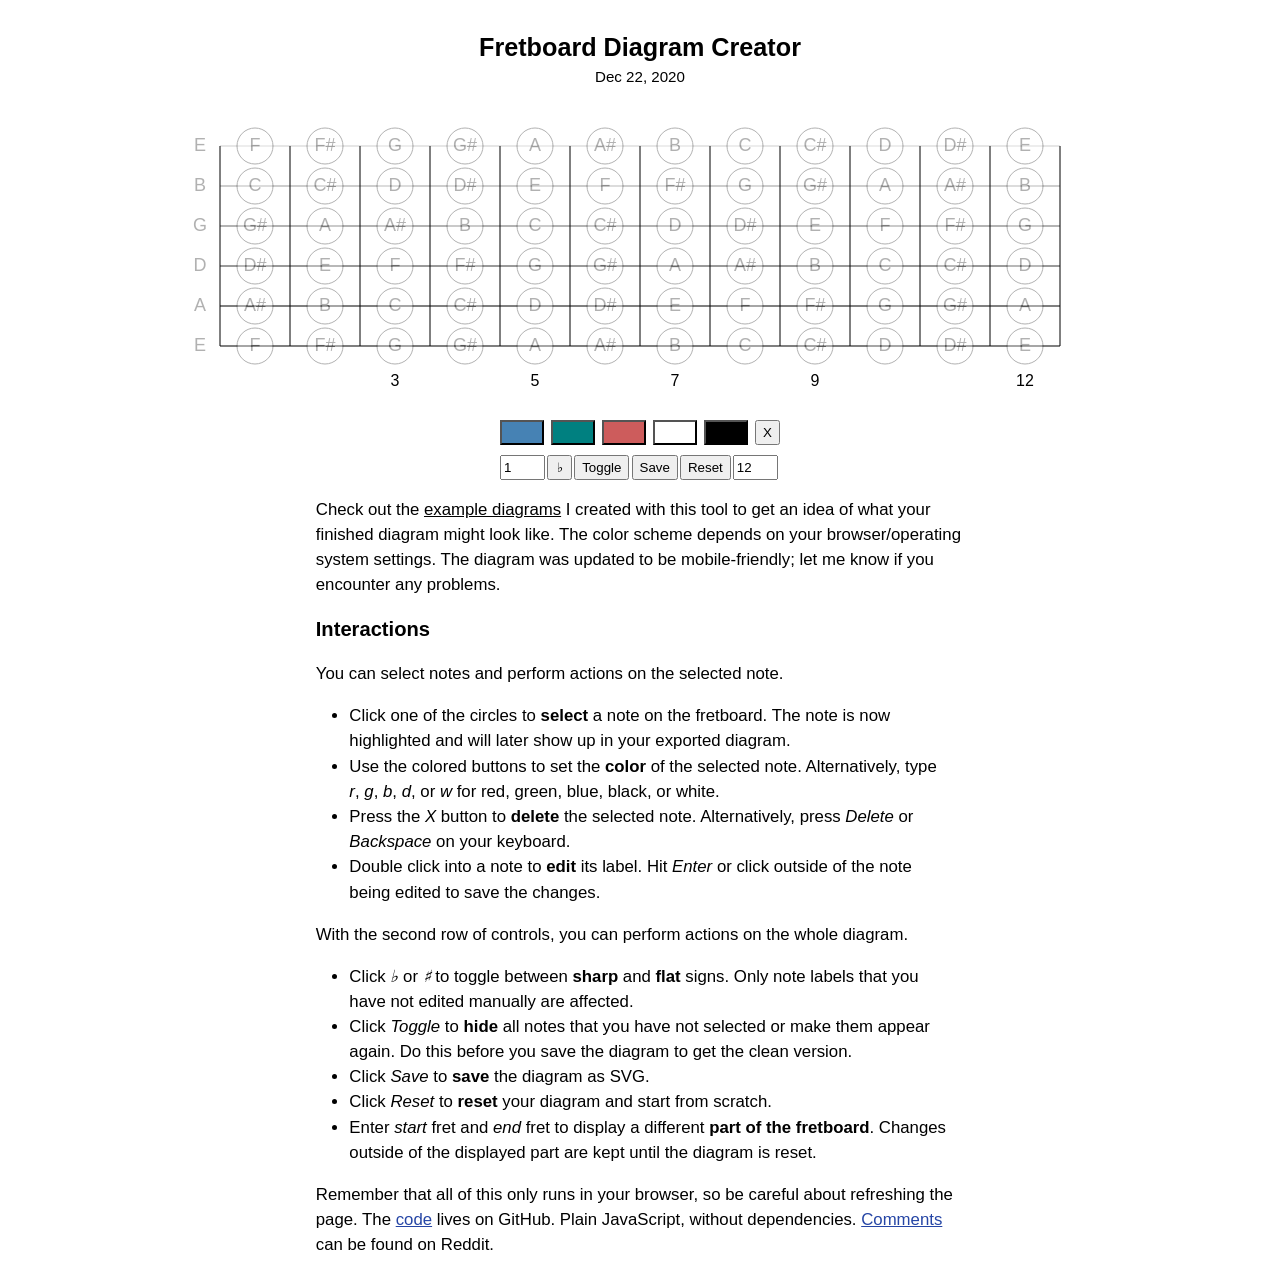
<file: index.html>
<!DOCTYPE html>
<html lang="en">
<meta charset="utf-8">
<meta name="viewport" content="width=device-width, initial-scale=1">
<link rel="stylesheet" href="style.css">
<link rel="stylesheet" href="fretboard-diagram-creator/fretboard.css">
<title>Fretboard Diagram Creator</title>

<header style="text-align: center;">
<h1>Fretboard Diagram Creator</h1>
<time datetime="2020-12-22">Dec 22, 2020</time>
</header>

<figure id="fretboard-diagram-creator" class="half-full">
  <svg xmlns="http://www.w3.org/2000/svg" id="fretboard" width=900 height=280 style="background-color: var(--background-color);">

  </svg>
</figure>
<div class="menu">
  <div id="color-selector">
    <button title="blue" class="color blue"></button>
    <button title="green" class="color green"></button>
    <button title="red" class="color red"></button>
    <button title="white" class="color white"></button>
    <button title="black" class="color black"></button>
    <button title="delete" id="delete-note">X</button>
  </div>
  <div id="global-actions">
    <input id="start-fret" type="number" class="num-input" value="1" name="startFret" min=1 max=22 maxlength="2" style="width: 5ch" autocomplete=off>
    <button id="enharmonic" style="width: 25px; text-align: center;">♭</button>
    <button id="visibility" class="button">Toggle</button>
    <button id="save-svg" class="button">Save</button>
    <button id="reset" class="button">Reset</button>
    <input id="end-fret" type="number" class="num-input" value="12" name="startFret" min=1 max=22 maxlength="2" style="width: 5ch" autocomplete=off>
    <a id="svg-link" download="fretboard-diagram.svg"></a>
  </div>
</div>

<p>
Check out the <a href="modes.html">example diagrams</a> I created with this tool to get an idea of what your finished diagram might look like. The color scheme depends on your browser/<wbr>operating system settings. The diagram was updated to be mobile-friendly; let me know if you encounter any problems.

<h2>Interactions</h2>

<p>
You can select notes and perform actions on the selected note.

<ul>
<li>Click one of the circles to <b>select</b> a note on the fretboard. The note is now highlighted and will later show up in your exported diagram.
<li>Use the colored buttons to set the <b>color</b> of the selected note. Alternatively, type <i>r</i>, <i>g</i>, <i>b</i>, <i>d</i>, or <i>w</i> for red, green, blue, black, or white.
<li>Press the <i>X</i> button to <b>delete</b> the selected note. Alternatively, press <i>Delete</i> or <i>Backspace</i> on your keyboard.
<li>Double click into a note to <b>edit</b> its label. Hit <i>Enter</i> or click outside of the note being edited to save the changes.
</ul>

<p>
With the second row of controls, you can perform actions on the whole diagram.

<ul>
<li>Click <i>♭</i> or <i>♯</i> to toggle between <b>sharp</b> and <b>flat</b> signs. Only note labels that you have not edited manually are affected.
<li>Click <i>Toggle</i> to <b>hide</b> all notes that you have not selected or make them appear again. Do this before you save the diagram to get the clean version.
<li>Click <i>Save</i> to <b>save</b> the diagram as SVG.
<li>Click <i>Reset</i> to <b>reset</b> your diagram and start from scratch.
<li>Enter <i>start</i> fret and <i>end</i> fret to display a different <b>part of the fretboard</b>. Changes outside of the displayed part are kept until the diagram is reset.
</ul>

<p>
Remember that all of this only runs in your browser, so be careful about refreshing the page. The <a href="https://github.com/kldtz/fretboard-diagram-creator">code</a> lives on GitHub. Plain JavaScript, without dependencies. <a href="https://www.reddit.com/r/musictheory/comments/kows26/a_simple_online_tool_for_creating_guitar/">Comments</a> can be found on Reddit.


<script src="fretboard-diagram-creator/fretboard.js"></script>
</file>
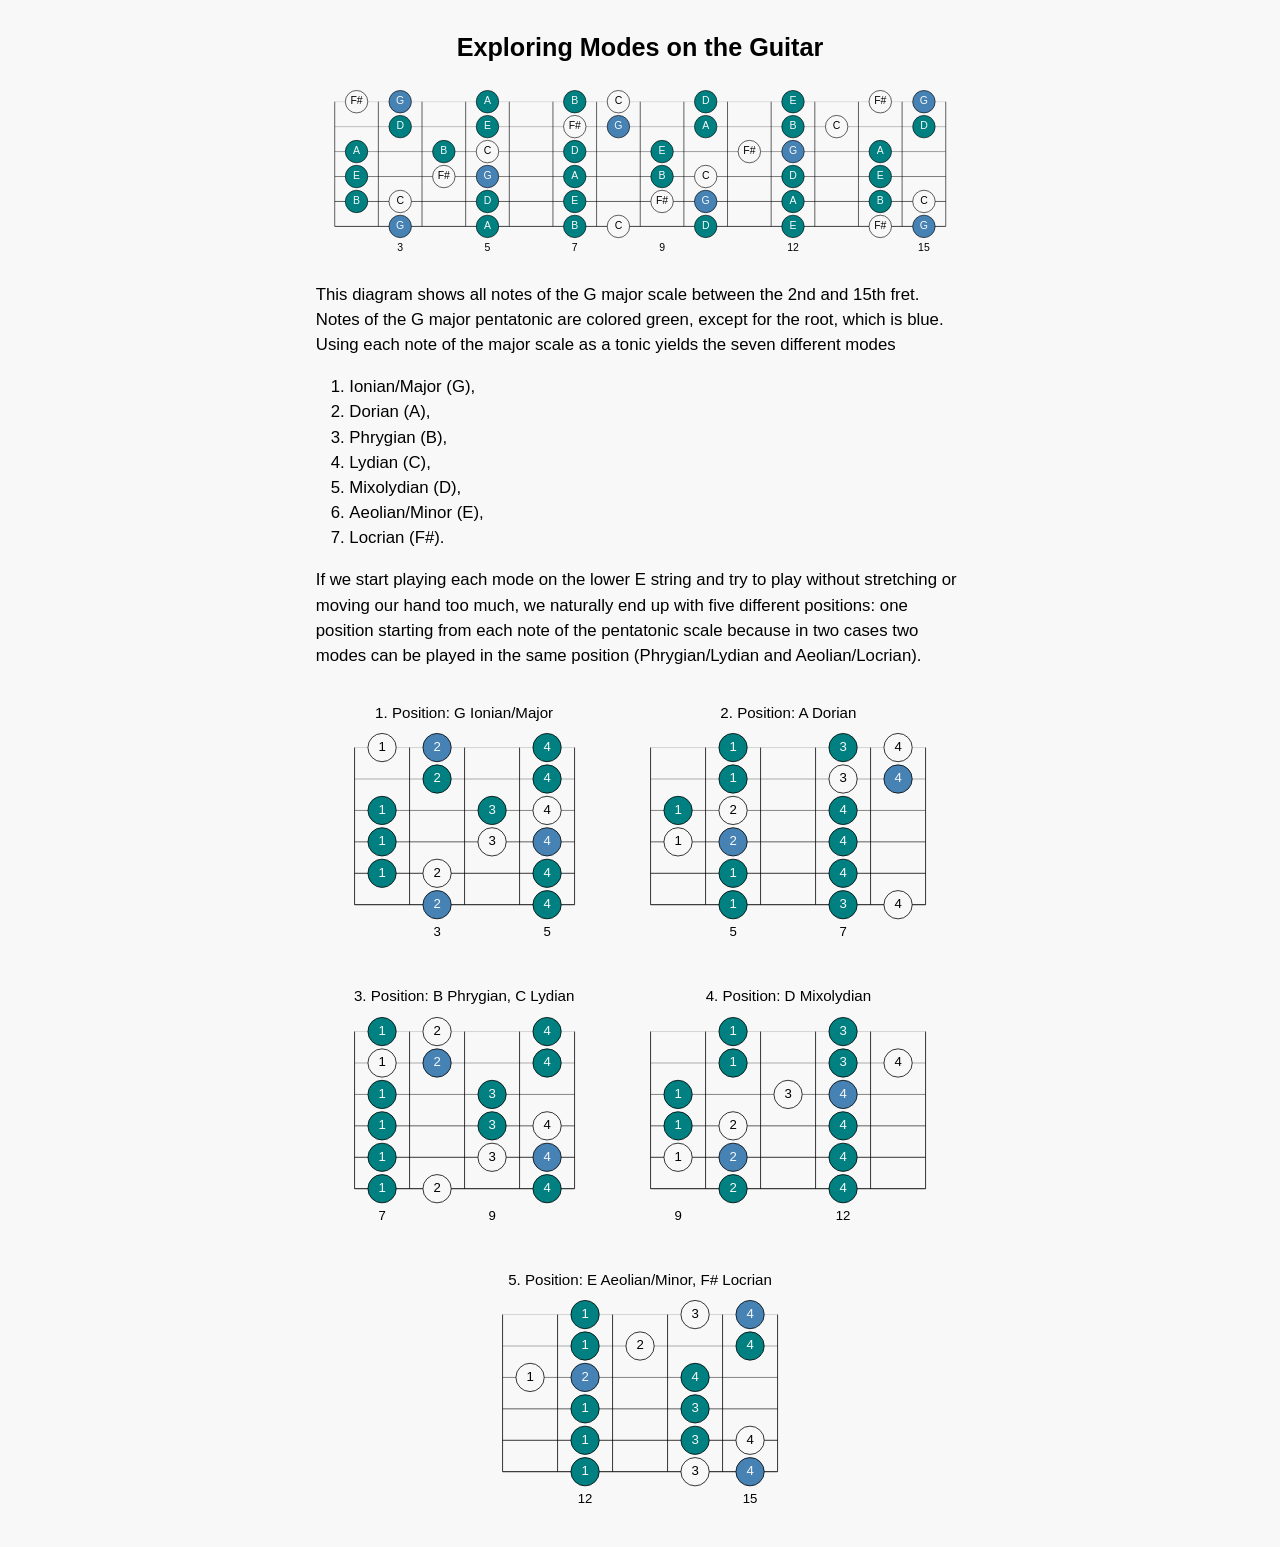
<file: modes.html>
<!DOCTYPE html>
<html lang="en">
<meta charset="utf-8">
<meta name="viewport" content="width=device-width, initial-scale=1">
<link rel="stylesheet" href="style.css">
<style>
.mode {
    height: 220px;
}

#modes {
    display: flex;
    flex-wrap: wrap;
    justify-content: space-evenly;
}
</style>
<title>Exploring Modes on the Guitar</title>

<h1 style="text-align: center;">Exploring Modes on the Guitar</h1>

<figure>
<svg xmlns="http://www.w3.org/2000/svg" viewbox="0 0 1040 280" style="max-width: 100%;"><path class="frets" d="M 30 30 v 200 m 70 0 v -200 m 70 0 v 200 m 70 0 v -200 m 70 0 v 200 m 70 0 v -200 m 70 0 v 200 m 70 0 v -200 m 70 0 v 200 m 70 0 v -200 m 70 0 v 200 m 70 0 v -200 m 70 0 v 200 m 70 0 v -200 m 70 0 v 200 m 70 0" style="opacity: 1; fill: none; stroke: var(--text-color); stroke-width: 1px; text-anchor: start; dominant-baseline: auto;"></path><g class="markers" style="opacity: 1; fill: var(--text-color); stroke: none; stroke-width: 1px; text-anchor: start; dominant-baseline: auto;"><text class="marker" x="135" y="270" style="opacity: 1; fill: var(--text-color); stroke: none; stroke-width: 1px; text-anchor: middle; dominant-baseline: auto;">3</text><text class="marker" x="275" y="270" style="opacity: 1; fill: var(--text-color); stroke: none; stroke-width: 1px; text-anchor: middle; dominant-baseline: auto;">5</text><text class="marker" x="415" y="270" style="opacity: 1; fill: var(--text-color); stroke: none; stroke-width: 1px; text-anchor: middle; dominant-baseline: auto;">7</text><text class="marker" x="555" y="270" style="opacity: 1; fill: var(--text-color); stroke: none; stroke-width: 1px; text-anchor: middle; dominant-baseline: auto;">9</text><text class="marker" x="765" y="270" style="opacity: 1; fill: var(--text-color); stroke: none; stroke-width: 1px; text-anchor: middle; dominant-baseline: auto;">12</text><text class="marker" x="975" y="270" style="opacity: 1; fill: var(--text-color); stroke: none; stroke-width: 1px; text-anchor: middle; dominant-baseline: auto;">15</text></g><g class="strings" style="opacity: 1; fill: var(--text-color); stroke: none; stroke-width: 1px; text-anchor: start; dominant-baseline: auto;"><path class="string" d="M 30 30 h 980" style="opacity: 1; fill: none; stroke: var(--text-color); stroke-width: 0.2px; text-anchor: start; dominant-baseline: auto;"></path><path class="string" d="M 30 70 h 980" style="opacity: 1; fill: none; stroke: var(--text-color); stroke-width: 0.4px; text-anchor: start; dominant-baseline: auto;"></path><path class="string" d="M 30 110 h 980" style="opacity: 1; fill: none; stroke: var(--text-color); stroke-width: 0.6px; text-anchor: start; dominant-baseline: auto;"></path><path class="string" d="M 30 150 h 980" style="opacity: 1; fill: none; stroke: var(--text-color); stroke-width: 0.8px; text-anchor: start; dominant-baseline: auto;"></path><path class="string" d="M 30 190 h 980" style="opacity: 1; fill: none; stroke: var(--text-color); stroke-width: 1px; text-anchor: start; dominant-baseline: auto;"></path><path class="string" d="M 30 230 h 980" style="opacity: 1; fill: none; stroke: var(--text-color); stroke-width: 1.2px; text-anchor: start; dominant-baseline: auto;"></path></g><g class="notes" style="opacity: 1; fill: var(--text-color); stroke: none; stroke-width: 1px; text-anchor: start; dominant-baseline: auto;"><g transform="translate(65,30)" data-x="65" data-y="30" class="note white visible" style="opacity: 1; fill: var(--background-color); stroke: var(--text-color); stroke-width: 1px; text-anchor: start; dominant-baseline: auto;"><circle r="18" style="opacity: 1; fill: var(--background-color); stroke: var(--text-color); stroke-width: 1px; text-anchor: start; dominant-baseline: auto;"></circle><text data-note="F#" style="opacity: 1; fill: var(--text-color); stroke: var(--text-color); stroke-width: 0px; text-anchor: middle; dominant-baseline: middle;">F#</text></g><g transform="translate(65,110)" data-x="65" data-y="110" class="note green visible" style="opacity: 1; fill: rgb(0, 128, 128); stroke: var(--text-color); stroke-width: 1px; text-anchor: start; dominant-baseline: auto;"><circle r="18" style="opacity: 1; fill: rgb(0, 128, 128); stroke: var(--text-color); stroke-width: 1px; text-anchor: start; dominant-baseline: auto;"></circle><text data-note="A" style="opacity: 1; fill: var(--background-color); stroke: var(--background-color); stroke-width: 0px; text-anchor: middle; dominant-baseline: middle;">A</text></g><g transform="translate(65,150)" data-x="65" data-y="150" class="note green visible" style="opacity: 1; fill: rgb(0, 128, 128); stroke: var(--text-color); stroke-width: 1px; text-anchor: start; dominant-baseline: auto;"><circle r="18" style="opacity: 1; fill: rgb(0, 128, 128); stroke: var(--text-color); stroke-width: 1px; text-anchor: start; dominant-baseline: auto;"></circle><text data-note="E" style="opacity: 1; fill: var(--background-color); stroke: var(--background-color); stroke-width: 0px; text-anchor: middle; dominant-baseline: middle;">E</text></g><g transform="translate(65,190)" data-x="65" data-y="190" class="note green visible" style="opacity: 1; fill: rgb(0, 128, 128); stroke: var(--text-color); stroke-width: 1px; text-anchor: start; dominant-baseline: auto;"><circle r="18" style="opacity: 1; fill: rgb(0, 128, 128); stroke: var(--text-color); stroke-width: 1px; text-anchor: start; dominant-baseline: auto;"></circle><text data-note="B" style="opacity: 1; fill: var(--background-color); stroke: var(--background-color); stroke-width: 0px; text-anchor: middle; dominant-baseline: middle;">B</text></g><g transform="translate(135,30)" data-x="135" data-y="30" class="note blue visible" style="opacity: 1; fill: rgb(70, 130, 180); stroke: var(--text-color); stroke-width: 1px; text-anchor: start; dominant-baseline: auto;"><circle r="18" style="opacity: 1; fill: rgb(70, 130, 180); stroke: var(--text-color); stroke-width: 1px; text-anchor: start; dominant-baseline: auto;"></circle><text data-note="G" style="opacity: 1; fill: var(--background-color); stroke: var(--background-color); stroke-width: 0px; text-anchor: middle; dominant-baseline: middle;">G</text></g><g transform="translate(135,70)" data-x="135" data-y="70" class="note green visible" style="opacity: 1; fill: rgb(0, 128, 128); stroke: var(--text-color); stroke-width: 1px; text-anchor: start; dominant-baseline: auto;"><circle r="18" style="opacity: 1; fill: rgb(0, 128, 128); stroke: var(--text-color); stroke-width: 1px; text-anchor: start; dominant-baseline: auto;"></circle><text data-note="D" style="opacity: 1; fill: var(--background-color); stroke: var(--background-color); stroke-width: 0px; text-anchor: middle; dominant-baseline: middle;">D</text></g><g transform="translate(135,190)" data-x="135" data-y="190" class="note white visible" style="opacity: 1; fill: var(--background-color); stroke: var(--text-color); stroke-width: 1px; text-anchor: start; dominant-baseline: auto;"><circle r="18" style="opacity: 1; fill: var(--background-color); stroke: var(--text-color); stroke-width: 1px; text-anchor: start; dominant-baseline: auto;"></circle><text data-note="C" style="opacity: 1; fill: var(--text-color); stroke: var(--text-color); stroke-width: 0px; text-anchor: middle; dominant-baseline: middle;">C</text></g><g transform="translate(135,230)" data-x="135" data-y="230" class="note blue visible" style="opacity: 1; fill: rgb(70, 130, 180); stroke: var(--text-color); stroke-width: 1px; text-anchor: start; dominant-baseline: auto;"><circle r="18" style="opacity: 1; fill: rgb(70, 130, 180); stroke: var(--text-color); stroke-width: 1px; text-anchor: start; dominant-baseline: auto;"></circle><text data-note="G" style="opacity: 1; fill: var(--background-color); stroke: var(--background-color); stroke-width: 0px; text-anchor: middle; dominant-baseline: middle;">G</text></g><g transform="translate(205,110)" data-x="205" data-y="110" class="note green visible" style="opacity: 1; fill: rgb(0, 128, 128); stroke: var(--text-color); stroke-width: 1px; text-anchor: start; dominant-baseline: auto;"><circle r="18" style="opacity: 1; fill: rgb(0, 128, 128); stroke: var(--text-color); stroke-width: 1px; text-anchor: start; dominant-baseline: auto;"></circle><text data-note="B" style="opacity: 1; fill: var(--background-color); stroke: var(--background-color); stroke-width: 0px; text-anchor: middle; dominant-baseline: middle;">B</text></g><g transform="translate(205,150)" data-x="205" data-y="150" class="note white visible" style="opacity: 1; fill: var(--background-color); stroke: var(--text-color); stroke-width: 1px; text-anchor: start; dominant-baseline: auto;"><circle r="18" style="opacity: 1; fill: var(--background-color); stroke: var(--text-color); stroke-width: 1px; text-anchor: start; dominant-baseline: auto;"></circle><text data-note="F#" style="opacity: 1; fill: var(--text-color); stroke: var(--text-color); stroke-width: 0px; text-anchor: middle; dominant-baseline: middle;">F#</text></g><g transform="translate(275,30)" data-x="275" data-y="30" class="note green visible" style="opacity: 1; fill: rgb(0, 128, 128); stroke: var(--text-color); stroke-width: 1px; text-anchor: start; dominant-baseline: auto;"><circle r="18" style="opacity: 1; fill: rgb(0, 128, 128); stroke: var(--text-color); stroke-width: 1px; text-anchor: start; dominant-baseline: auto;"></circle><text data-note="A" style="opacity: 1; fill: var(--background-color); stroke: var(--background-color); stroke-width: 0px; text-anchor: middle; dominant-baseline: middle;">A</text></g><g transform="translate(275,70)" data-x="275" data-y="70" class="note green visible" style="opacity: 1; fill: rgb(0, 128, 128); stroke: var(--text-color); stroke-width: 1px; text-anchor: start; dominant-baseline: auto;"><circle r="18" style="opacity: 1; fill: rgb(0, 128, 128); stroke: var(--text-color); stroke-width: 1px; text-anchor: start; dominant-baseline: auto;"></circle><text data-note="E" style="opacity: 1; fill: var(--background-color); stroke: var(--background-color); stroke-width: 0px; text-anchor: middle; dominant-baseline: middle;">E</text></g><g transform="translate(275,110)" data-x="275" data-y="110" class="note white visible" style="opacity: 1; fill: var(--background-color); stroke: var(--text-color); stroke-width: 1px; text-anchor: start; dominant-baseline: auto;"><circle r="18" style="opacity: 1; fill: var(--background-color); stroke: var(--text-color); stroke-width: 1px; text-anchor: start; dominant-baseline: auto;"></circle><text data-note="C" style="opacity: 1; fill: var(--text-color); stroke: var(--text-color); stroke-width: 0px; text-anchor: middle; dominant-baseline: middle;">C</text></g><g transform="translate(275,150)" data-x="275" data-y="150" class="note blue visible" style="opacity: 1; fill: rgb(70, 130, 180); stroke: var(--text-color); stroke-width: 1px; text-anchor: start; dominant-baseline: auto;"><circle r="18" style="opacity: 1; fill: rgb(70, 130, 180); stroke: var(--text-color); stroke-width: 1px; text-anchor: start; dominant-baseline: auto;"></circle><text data-note="G" style="opacity: 1; fill: var(--background-color); stroke: var(--background-color); stroke-width: 0px; text-anchor: middle; dominant-baseline: middle;">G</text></g><g transform="translate(275,190)" data-x="275" data-y="190" class="note green visible" style="opacity: 1; fill: rgb(0, 128, 128); stroke: var(--text-color); stroke-width: 1px; text-anchor: start; dominant-baseline: auto;"><circle r="18" style="opacity: 1; fill: rgb(0, 128, 128); stroke: var(--text-color); stroke-width: 1px; text-anchor: start; dominant-baseline: auto;"></circle><text data-note="D" style="opacity: 1; fill: var(--background-color); stroke: var(--background-color); stroke-width: 0px; text-anchor: middle; dominant-baseline: middle;">D</text></g><g transform="translate(275,230)" data-x="275" data-y="230" class="note green visible" style="opacity: 1; fill: rgb(0, 128, 128); stroke: var(--text-color); stroke-width: 1px; text-anchor: start; dominant-baseline: auto;"><circle r="18" style="opacity: 1; fill: rgb(0, 128, 128); stroke: var(--text-color); stroke-width: 1px; text-anchor: start; dominant-baseline: auto;"></circle><text data-note="A" style="opacity: 1; fill: var(--background-color); stroke: var(--background-color); stroke-width: 0px; text-anchor: middle; dominant-baseline: middle;">A</text></g><g transform="translate(415,30)" data-x="415" data-y="30" class="note green visible" style="opacity: 1; fill: rgb(0, 128, 128); stroke: var(--text-color); stroke-width: 1px; text-anchor: start; dominant-baseline: auto;"><circle r="18" style="opacity: 1; fill: rgb(0, 128, 128); stroke: var(--text-color); stroke-width: 1px; text-anchor: start; dominant-baseline: auto;"></circle><text data-note="B" style="opacity: 1; fill: var(--background-color); stroke: var(--background-color); stroke-width: 0px; text-anchor: middle; dominant-baseline: middle;">B</text></g><g transform="translate(415,70)" data-x="415" data-y="70" class="note white visible" style="opacity: 1; fill: var(--background-color); stroke: var(--text-color); stroke-width: 1px; text-anchor: start; dominant-baseline: auto;"><circle r="18" style="opacity: 1; fill: var(--background-color); stroke: var(--text-color); stroke-width: 1px; text-anchor: start; dominant-baseline: auto;"></circle><text data-note="F#" style="opacity: 1; fill: var(--text-color); stroke: var(--text-color); stroke-width: 0px; text-anchor: middle; dominant-baseline: middle;">F#</text></g><g transform="translate(415,110)" data-x="415" data-y="110" class="note green visible" style="opacity: 1; fill: rgb(0, 128, 128); stroke: var(--text-color); stroke-width: 1px; text-anchor: start; dominant-baseline: auto;"><circle r="18" style="opacity: 1; fill: rgb(0, 128, 128); stroke: var(--text-color); stroke-width: 1px; text-anchor: start; dominant-baseline: auto;"></circle><text data-note="D" style="opacity: 1; fill: var(--background-color); stroke: var(--background-color); stroke-width: 0px; text-anchor: middle; dominant-baseline: middle;">D</text></g><g transform="translate(415,150)" data-x="415" data-y="150" class="note green visible" style="opacity: 1; fill: rgb(0, 128, 128); stroke: var(--text-color); stroke-width: 1px; text-anchor: start; dominant-baseline: auto;"><circle r="18" style="opacity: 1; fill: rgb(0, 128, 128); stroke: var(--text-color); stroke-width: 1px; text-anchor: start; dominant-baseline: auto;"></circle><text data-note="A" style="opacity: 1; fill: var(--background-color); stroke: var(--background-color); stroke-width: 0px; text-anchor: middle; dominant-baseline: middle;">A</text></g><g transform="translate(415,190)" data-x="415" data-y="190" class="note green visible" style="opacity: 1; fill: rgb(0, 128, 128); stroke: var(--text-color); stroke-width: 1px; text-anchor: start; dominant-baseline: auto;"><circle r="18" style="opacity: 1; fill: rgb(0, 128, 128); stroke: var(--text-color); stroke-width: 1px; text-anchor: start; dominant-baseline: auto;"></circle><text data-note="E" style="opacity: 1; fill: var(--background-color); stroke: var(--background-color); stroke-width: 0px; text-anchor: middle; dominant-baseline: middle;">E</text></g><g transform="translate(415,230)" data-x="415" data-y="230" class="note green visible" style="opacity: 1; fill: rgb(0, 128, 128); stroke: var(--text-color); stroke-width: 1px; text-anchor: start; dominant-baseline: auto;"><circle r="18" style="opacity: 1; fill: rgb(0, 128, 128); stroke: var(--text-color); stroke-width: 1px; text-anchor: start; dominant-baseline: auto;"></circle><text data-note="B" style="opacity: 1; fill: var(--background-color); stroke: var(--background-color); stroke-width: 0px; text-anchor: middle; dominant-baseline: middle;">B</text></g><g transform="translate(485,30)" data-x="485" data-y="30" class="note white visible" style="opacity: 1; fill: var(--background-color); stroke: var(--text-color); stroke-width: 1px; text-anchor: start; dominant-baseline: auto;"><circle r="18" style="opacity: 1; fill: var(--background-color); stroke: var(--text-color); stroke-width: 1px; text-anchor: start; dominant-baseline: auto;"></circle><text data-note="C" style="opacity: 1; fill: var(--text-color); stroke: var(--text-color); stroke-width: 0px; text-anchor: middle; dominant-baseline: middle;">C</text></g><g transform="translate(485,70)" data-x="485" data-y="70" class="note blue visible" style="opacity: 1; fill: rgb(70, 130, 180); stroke: var(--text-color); stroke-width: 1px; text-anchor: start; dominant-baseline: auto;"><circle r="18" style="opacity: 1; fill: rgb(70, 130, 180); stroke: var(--text-color); stroke-width: 1px; text-anchor: start; dominant-baseline: auto;"></circle><text data-note="G" style="opacity: 1; fill: var(--background-color); stroke: var(--background-color); stroke-width: 0px; text-anchor: middle; dominant-baseline: middle;">G</text></g><g transform="translate(485,230)" data-x="485" data-y="230" class="note white visible" style="opacity: 1; fill: var(--background-color); stroke: var(--text-color); stroke-width: 1px; text-anchor: start; dominant-baseline: auto;"><circle r="18" style="opacity: 1; fill: var(--background-color); stroke: var(--text-color); stroke-width: 1px; text-anchor: start; dominant-baseline: auto;"></circle><text data-note="C" style="opacity: 1; fill: var(--text-color); stroke: var(--text-color); stroke-width: 0px; text-anchor: middle; dominant-baseline: middle;">C</text></g><g transform="translate(555,110)" data-x="555" data-y="110" class="note green visible" style="opacity: 1; fill: rgb(0, 128, 128); stroke: var(--text-color); stroke-width: 1px; text-anchor: start; dominant-baseline: auto;"><circle r="18" style="opacity: 1; fill: rgb(0, 128, 128); stroke: var(--text-color); stroke-width: 1px; text-anchor: start; dominant-baseline: auto;"></circle><text data-note="E" style="opacity: 1; fill: var(--background-color); stroke: var(--background-color); stroke-width: 0px; text-anchor: middle; dominant-baseline: middle;">E</text></g><g transform="translate(555,150)" data-x="555" data-y="150" class="note green visible" style="opacity: 1; fill: rgb(0, 128, 128); stroke: var(--text-color); stroke-width: 1px; text-anchor: start; dominant-baseline: auto;"><circle r="18" style="opacity: 1; fill: rgb(0, 128, 128); stroke: var(--text-color); stroke-width: 1px; text-anchor: start; dominant-baseline: auto;"></circle><text data-note="B" style="opacity: 1; fill: var(--background-color); stroke: var(--background-color); stroke-width: 0px; text-anchor: middle; dominant-baseline: middle;">B</text></g><g transform="translate(555,190)" data-x="555" data-y="190" class="note white visible" style="opacity: 1; fill: var(--background-color); stroke: var(--text-color); stroke-width: 1px; text-anchor: start; dominant-baseline: auto;"><circle r="18" style="opacity: 1; fill: var(--background-color); stroke: var(--text-color); stroke-width: 1px; text-anchor: start; dominant-baseline: auto;"></circle><text data-note="F#" style="opacity: 1; fill: var(--text-color); stroke: var(--text-color); stroke-width: 0px; text-anchor: middle; dominant-baseline: middle;">F#</text></g><g transform="translate(625,30)" data-x="625" data-y="30" class="note green visible" style="opacity: 1; fill: rgb(0, 128, 128); stroke: var(--text-color); stroke-width: 1px; text-anchor: start; dominant-baseline: auto;"><circle r="18" style="opacity: 1; fill: rgb(0, 128, 128); stroke: var(--text-color); stroke-width: 1px; text-anchor: start; dominant-baseline: auto;"></circle><text data-note="D" style="opacity: 1; fill: var(--background-color); stroke: var(--background-color); stroke-width: 0px; text-anchor: middle; dominant-baseline: middle;">D</text></g><g transform="translate(625,70)" data-x="625" data-y="70" class="note green visible" style="opacity: 1; fill: rgb(0, 128, 128); stroke: var(--text-color); stroke-width: 1px; text-anchor: start; dominant-baseline: auto;"><circle r="18" style="opacity: 1; fill: rgb(0, 128, 128); stroke: var(--text-color); stroke-width: 1px; text-anchor: start; dominant-baseline: auto;"></circle><text data-note="A" style="opacity: 1; fill: var(--background-color); stroke: var(--background-color); stroke-width: 0px; text-anchor: middle; dominant-baseline: middle;">A</text></g><g transform="translate(625,150)" data-x="625" data-y="150" class="note white visible" style="opacity: 1; fill: var(--background-color); stroke: var(--text-color); stroke-width: 1px; text-anchor: start; dominant-baseline: auto;"><circle r="18" style="opacity: 1; fill: var(--background-color); stroke: var(--text-color); stroke-width: 1px; text-anchor: start; dominant-baseline: auto;"></circle><text data-note="C" style="opacity: 1; fill: var(--text-color); stroke: var(--text-color); stroke-width: 0px; text-anchor: middle; dominant-baseline: middle;">C</text></g><g transform="translate(625,190)" data-x="625" data-y="190" class="note blue visible" style="opacity: 1; fill: rgb(70, 130, 180); stroke: var(--text-color); stroke-width: 1px; text-anchor: start; dominant-baseline: auto;"><circle r="18" style="opacity: 1; fill: rgb(70, 130, 180); stroke: var(--text-color); stroke-width: 1px; text-anchor: start; dominant-baseline: auto;"></circle><text data-note="G" style="opacity: 1; fill: var(--background-color); stroke: var(--background-color); stroke-width: 0px; text-anchor: middle; dominant-baseline: middle;">G</text></g><g transform="translate(625,230)" data-x="625" data-y="230" class="note green visible" style="opacity: 1; fill: rgb(0, 128, 128); stroke: var(--text-color); stroke-width: 1px; text-anchor: start; dominant-baseline: auto;"><circle r="18" style="opacity: 1; fill: rgb(0, 128, 128); stroke: var(--text-color); stroke-width: 1px; text-anchor: start; dominant-baseline: auto;"></circle><text data-note="D" style="opacity: 1; fill: var(--background-color); stroke: var(--background-color); stroke-width: 0px; text-anchor: middle; dominant-baseline: middle;">D</text></g><g transform="translate(695,110)" data-x="695" data-y="110" class="note white visible" style="opacity: 1; fill: var(--background-color); stroke: var(--text-color); stroke-width: 1px; text-anchor: start; dominant-baseline: auto;"><circle r="18" style="opacity: 1; fill: var(--background-color); stroke: var(--text-color); stroke-width: 1px; text-anchor: start; dominant-baseline: auto;"></circle><text data-note="F#" style="opacity: 1; fill: var(--text-color); stroke: var(--text-color); stroke-width: 0px; text-anchor: middle; dominant-baseline: middle;">F#</text></g><g transform="translate(765,30)" data-x="765" data-y="30" class="note green visible" style="opacity: 1; fill: rgb(0, 128, 128); stroke: var(--text-color); stroke-width: 1px; text-anchor: start; dominant-baseline: auto;"><circle r="18" style="opacity: 1; fill: rgb(0, 128, 128); stroke: var(--text-color); stroke-width: 1px; text-anchor: start; dominant-baseline: auto;"></circle><text data-note="E" style="opacity: 1; fill: var(--background-color); stroke: var(--background-color); stroke-width: 0px; text-anchor: middle; dominant-baseline: middle;">E</text></g><g transform="translate(765,70)" data-x="765" data-y="70" class="note green visible" style="opacity: 1; fill: rgb(0, 128, 128); stroke: var(--text-color); stroke-width: 1px; text-anchor: start; dominant-baseline: auto;"><circle r="18" style="opacity: 1; fill: rgb(0, 128, 128); stroke: var(--text-color); stroke-width: 1px; text-anchor: start; dominant-baseline: auto;"></circle><text data-note="B" style="opacity: 1; fill: var(--background-color); stroke: var(--background-color); stroke-width: 0px; text-anchor: middle; dominant-baseline: middle;">B</text></g><g transform="translate(765,110)" data-x="765" data-y="110" class="note blue visible" style="opacity: 1; fill: rgb(70, 130, 180); stroke: var(--text-color); stroke-width: 1px; text-anchor: start; dominant-baseline: auto;"><circle r="18" style="opacity: 1; fill: rgb(70, 130, 180); stroke: var(--text-color); stroke-width: 1px; text-anchor: start; dominant-baseline: auto;"></circle><text data-note="G" style="opacity: 1; fill: var(--background-color); stroke: var(--background-color); stroke-width: 0px; text-anchor: middle; dominant-baseline: middle;">G</text></g><g transform="translate(765,150)" data-x="765" data-y="150" class="note green visible" style="opacity: 1; fill: rgb(0, 128, 128); stroke: var(--text-color); stroke-width: 1px; text-anchor: start; dominant-baseline: auto;"><circle r="18" style="opacity: 1; fill: rgb(0, 128, 128); stroke: var(--text-color); stroke-width: 1px; text-anchor: start; dominant-baseline: auto;"></circle><text data-note="D" style="opacity: 1; fill: var(--background-color); stroke: var(--background-color); stroke-width: 0px; text-anchor: middle; dominant-baseline: middle;">D</text></g><g transform="translate(765,190)" data-x="765" data-y="190" class="note green visible" style="opacity: 1; fill: rgb(0, 128, 128); stroke: var(--text-color); stroke-width: 1px; text-anchor: start; dominant-baseline: auto;"><circle r="18" style="opacity: 1; fill: rgb(0, 128, 128); stroke: var(--text-color); stroke-width: 1px; text-anchor: start; dominant-baseline: auto;"></circle><text data-note="A" style="opacity: 1; fill: var(--background-color); stroke: var(--background-color); stroke-width: 0px; text-anchor: middle; dominant-baseline: middle;">A</text></g><g transform="translate(765,230)" data-x="765" data-y="230" class="note green visible" style="opacity: 1; fill: rgb(0, 128, 128); stroke: var(--text-color); stroke-width: 1px; text-anchor: start; dominant-baseline: auto;"><circle r="18" style="opacity: 1; fill: rgb(0, 128, 128); stroke: var(--text-color); stroke-width: 1px; text-anchor: start; dominant-baseline: auto;"></circle><text data-note="E" style="opacity: 1; fill: var(--background-color); stroke: var(--background-color); stroke-width: 0px; text-anchor: middle; dominant-baseline: middle;">E</text></g><g transform="translate(835,70)" data-x="835" data-y="70" class="note white visible" style="opacity: 1; fill: var(--background-color); stroke: var(--text-color); stroke-width: 1px; text-anchor: start; dominant-baseline: auto;"><circle r="18" style="opacity: 1; fill: var(--background-color); stroke: var(--text-color); stroke-width: 1px; text-anchor: start; dominant-baseline: auto;"></circle><text data-note="C" style="opacity: 1; fill: var(--text-color); stroke: var(--text-color); stroke-width: 0px; text-anchor: middle; dominant-baseline: middle;">C</text></g><g transform="translate(905,30)" data-x="905" data-y="30" class="note white visible" style="opacity: 1; fill: var(--background-color); stroke: var(--text-color); stroke-width: 1px; text-anchor: start; dominant-baseline: auto;"><circle r="18" style="opacity: 1; fill: var(--background-color); stroke: var(--text-color); stroke-width: 1px; text-anchor: start; dominant-baseline: auto;"></circle><text data-note="F#" style="opacity: 1; fill: var(--text-color); stroke: var(--text-color); stroke-width: 0px; text-anchor: middle; dominant-baseline: middle;">F#</text></g><g transform="translate(905,110)" data-x="905" data-y="110" class="note green visible" style="opacity: 1; fill: rgb(0, 128, 128); stroke: var(--text-color); stroke-width: 1px; text-anchor: start; dominant-baseline: auto;"><circle r="18" style="opacity: 1; fill: rgb(0, 128, 128); stroke: var(--text-color); stroke-width: 1px; text-anchor: start; dominant-baseline: auto;"></circle><text data-note="A" style="opacity: 1; fill: var(--background-color); stroke: var(--background-color); stroke-width: 0px; text-anchor: middle; dominant-baseline: middle;">A</text></g><g transform="translate(905,150)" data-x="905" data-y="150" class="note green visible" style="opacity: 1; fill: rgb(0, 128, 128); stroke: var(--text-color); stroke-width: 1px; text-anchor: start; dominant-baseline: auto;"><circle r="18" style="opacity: 1; fill: rgb(0, 128, 128); stroke: var(--text-color); stroke-width: 1px; text-anchor: start; dominant-baseline: auto;"></circle><text data-note="E" style="opacity: 1; fill: var(--background-color); stroke: var(--background-color); stroke-width: 0px; text-anchor: middle; dominant-baseline: middle;">E</text></g><g transform="translate(905,190)" data-x="905" data-y="190" class="note green visible" style="opacity: 1; fill: rgb(0, 128, 128); stroke: var(--text-color); stroke-width: 1px; text-anchor: start; dominant-baseline: auto;"><circle r="18" style="opacity: 1; fill: rgb(0, 128, 128); stroke: var(--text-color); stroke-width: 1px; text-anchor: start; dominant-baseline: auto;"></circle><text data-note="B" style="opacity: 1; fill: var(--background-color); stroke: var(--background-color); stroke-width: 0px; text-anchor: middle; dominant-baseline: middle;">B</text></g><g transform="translate(905,230)" data-x="905" data-y="230" class="note white visible" style="opacity: 1; fill: var(--background-color); stroke: var(--text-color); stroke-width: 1px; text-anchor: start; dominant-baseline: auto;"><circle r="18" style="opacity: 1; fill: var(--background-color); stroke: var(--text-color); stroke-width: 1px; text-anchor: start; dominant-baseline: auto;"></circle><text data-note="F#" style="opacity: 1; fill: var(--text-color); stroke: var(--text-color); stroke-width: 0px; text-anchor: middle; dominant-baseline: middle;">F#</text></g><g transform="translate(975,30)" data-x="975" data-y="30" class="note blue visible" style="opacity: 1; fill: rgb(70, 130, 180); stroke: var(--text-color); stroke-width: 1px; text-anchor: start; dominant-baseline: auto;"><circle r="18" style="opacity: 1; fill: rgb(70, 130, 180); stroke: var(--text-color); stroke-width: 1px; text-anchor: start; dominant-baseline: auto;"></circle><text data-note="G" style="opacity: 1; fill: var(--background-color); stroke: var(--background-color); stroke-width: 0px; text-anchor: middle; dominant-baseline: middle;">G</text></g><g transform="translate(975,70)" data-x="975" data-y="70" class="note green visible" style="opacity: 1; fill: rgb(0, 128, 128); stroke: var(--text-color); stroke-width: 1px; text-anchor: start; dominant-baseline: auto;"><circle r="18" style="opacity: 1; fill: rgb(0, 128, 128); stroke: var(--text-color); stroke-width: 1px; text-anchor: start; dominant-baseline: auto;"></circle><text data-note="D" style="opacity: 1; fill: var(--background-color); stroke: var(--background-color); stroke-width: 0px; text-anchor: middle; dominant-baseline: middle;">D</text></g><g transform="translate(975,190)" data-x="975" data-y="190" class="note white visible" style="opacity: 1; fill: var(--background-color); stroke: var(--text-color); stroke-width: 1px; text-anchor: start; dominant-baseline: auto;"><circle r="18" style="opacity: 1; fill: var(--background-color); stroke: var(--text-color); stroke-width: 1px; text-anchor: start; dominant-baseline: auto;"></circle><text data-note="C" style="opacity: 1; fill: var(--text-color); stroke: var(--text-color); stroke-width: 0px; text-anchor: middle; dominant-baseline: middle;">C</text></g><g transform="translate(975,230)" data-x="975" data-y="230" class="note blue visible" style="opacity: 1; fill: rgb(70, 130, 180); stroke: var(--text-color); stroke-width: 1px; text-anchor: start; dominant-baseline: auto;"><circle r="18" style="opacity: 1; fill: rgb(70, 130, 180); stroke: var(--text-color); stroke-width: 1px; text-anchor: start; dominant-baseline: auto;"></circle><text data-note="G" style="opacity: 1; fill: var(--background-color); stroke: var(--background-color); stroke-width: 0px; text-anchor: middle; dominant-baseline: middle;">G</text></g></g></svg>
</figure>

<p>
This diagram shows all notes of the G major scale between the 2nd and 15th fret. Notes of the G major pentatonic are colored green, except for the root, which is blue. Using each note of the major scale as a tonic yields the seven different modes

<ol>
<li>Ionian/Major (G),
<li>Dorian (A),
<li>Phrygian (B),
<li>Lydian (C),
<li>Mixolydian (D),
<li>Aeolian/Minor (E),
<li>Locrian (F#).
</ol>

<p>
If we start playing each mode on the lower E string and try to play without stretching or moving our hand too much, we naturally end up with five different positions: one position starting from each note of the pentatonic scale because in two cases two modes can be played in the same position (Phrygian/Lydian and Aeolian/Locrian).

<div id="modes">

<figure> 
<figcaption>1. Position: G Ionian/Major</figcaption> 
<svg class="mode" xmlns="http://www.w3.org/2000/svg" viewbox="0 0 340 280"><path class="frets" d="M 30 30 v 200 m 70 0 v -200 m 70 0 v 200 m 70 0 v -200 m 70 0 v 200 m 70 0" style="opacity: 1; fill: none; stroke: var(--text-color); stroke-width: 1px; text-anchor: start; dominant-baseline: auto;"></path><g class="markers" style="opacity: 1; fill: var(--text-color); stroke: none; stroke-width: 1px; text-anchor: start; dominant-baseline: auto;"><text class="marker" x="135" y="270" style="opacity: 1; fill: var(--text-color); stroke: none; stroke-width: 1px; text-anchor: middle; dominant-baseline: auto;">3</text><text class="marker" x="275" y="270" style="opacity: 1; fill: var(--text-color); stroke: none; stroke-width: 1px; text-anchor: middle; dominant-baseline: auto;">5</text></g><g class="strings" style="opacity: 1; fill: var(--text-color); stroke: none; stroke-width: 1px; text-anchor: start; dominant-baseline: auto;"><path class="string" d="M 30 30 h 280" style="opacity: 1; fill: none; stroke: var(--text-color); stroke-width: 0.2px; text-anchor: start; dominant-baseline: auto;"></path><path class="string" d="M 30 70 h 280" style="opacity: 1; fill: none; stroke: var(--text-color); stroke-width: 0.4px; text-anchor: start; dominant-baseline: auto;"></path><path class="string" d="M 30 110 h 280" style="opacity: 1; fill: none; stroke: var(--text-color); stroke-width: 0.6px; text-anchor: start; dominant-baseline: auto;"></path><path class="string" d="M 30 150 h 280" style="opacity: 1; fill: none; stroke: var(--text-color); stroke-width: 0.8px; text-anchor: start; dominant-baseline: auto;"></path><path class="string" d="M 30 190 h 280" style="opacity: 1; fill: none; stroke: var(--text-color); stroke-width: 1px; text-anchor: start; dominant-baseline: auto;"></path><path class="string" d="M 30 230 h 280" style="opacity: 1; fill: none; stroke: var(--text-color); stroke-width: 1.2px; text-anchor: start; dominant-baseline: auto;"></path></g><g class="notes" style="opacity: 1; fill: var(--text-color); stroke: none; stroke-width: 1px; text-anchor: start; dominant-baseline: auto;"><g transform="translate(65,30)" data-x="65" data-y="30" class="note white visible" style="opacity: 1; fill: var(--background-color); stroke: var(--text-color); stroke-width: 1px; text-anchor: start; dominant-baseline: auto;"><circle r="18" style="opacity: 1; fill: var(--background-color); stroke: var(--text-color); stroke-width: 1px; text-anchor: start; dominant-baseline: auto;"></circle><text data-note="F#" style="opacity: 1; fill: var(--text-color); stroke: var(--text-color); stroke-width: 0px; text-anchor: middle; dominant-baseline: middle;">1</text></g><g transform="translate(65,110)" data-x="65" data-y="110" class="note green visible" style="opacity: 1; fill: rgb(0, 128, 128); stroke: var(--text-color); stroke-width: 1px; text-anchor: start; dominant-baseline: auto;"><circle r="18" style="opacity: 1; fill: rgb(0, 128, 128); stroke: var(--text-color); stroke-width: 1px; text-anchor: start; dominant-baseline: auto;"></circle><text data-note="A" style="opacity: 1; fill: var(--background-color); stroke: var(--background-color); stroke-width: 0px; text-anchor: middle; dominant-baseline: middle;">1</text></g><g transform="translate(65,150)" data-x="65" data-y="150" class="note green visible" style="opacity: 1; fill: rgb(0, 128, 128); stroke: var(--text-color); stroke-width: 1px; text-anchor: start; dominant-baseline: auto;"><circle r="18" style="opacity: 1; fill: rgb(0, 128, 128); stroke: var(--text-color); stroke-width: 1px; text-anchor: start; dominant-baseline: auto;"></circle><text data-note="E" style="opacity: 1; fill: var(--background-color); stroke: var(--background-color); stroke-width: 0px; text-anchor: middle; dominant-baseline: middle;">1</text></g><g transform="translate(65,190)" data-x="65" data-y="190" class="note green visible" style="opacity: 1; fill: rgb(0, 128, 128); stroke: var(--text-color); stroke-width: 1px; text-anchor: start; dominant-baseline: auto;"><circle r="18" style="opacity: 1; fill: rgb(0, 128, 128); stroke: var(--text-color); stroke-width: 1px; text-anchor: start; dominant-baseline: auto;"></circle><text data-note="B" style="opacity: 1; fill: var(--background-color); stroke: var(--background-color); stroke-width: 0px; text-anchor: middle; dominant-baseline: middle;">1</text></g><g transform="translate(135,30)" data-x="135" data-y="30" class="note blue visible" style="opacity: 1; fill: rgb(70, 130, 180); stroke: var(--text-color); stroke-width: 1px; text-anchor: start; dominant-baseline: auto;"><circle r="18" style="opacity: 1; fill: rgb(70, 130, 180); stroke: var(--text-color); stroke-width: 1px; text-anchor: start; dominant-baseline: auto;"></circle><text data-note="G" style="opacity: 1; fill: var(--background-color); stroke: var(--background-color); stroke-width: 0px; text-anchor: middle; dominant-baseline: middle;">2</text></g><g transform="translate(135,70)" data-x="135" data-y="70" class="note green visible" style="opacity: 1; fill: rgb(0, 128, 128); stroke: var(--text-color); stroke-width: 1px; text-anchor: start; dominant-baseline: auto;"><circle r="18" style="opacity: 1; fill: rgb(0, 128, 128); stroke: var(--text-color); stroke-width: 1px; text-anchor: start; dominant-baseline: auto;"></circle><text data-note="D" style="opacity: 1; fill: var(--background-color); stroke: var(--background-color); stroke-width: 0px; text-anchor: middle; dominant-baseline: middle;">2</text></g><g transform="translate(135,190)" data-x="135" data-y="190" class="note white visible" style="opacity: 1; fill: var(--background-color); stroke: var(--text-color); stroke-width: 1px; text-anchor: start; dominant-baseline: auto;"><circle r="18" style="opacity: 1; fill: var(--background-color); stroke: var(--text-color); stroke-width: 1px; text-anchor: start; dominant-baseline: auto;"></circle><text data-note="C" style="opacity: 1; fill: var(--text-color); stroke: var(--text-color); stroke-width: 0px; text-anchor: middle; dominant-baseline: middle;">2</text></g><g transform="translate(135,230)" data-x="135" data-y="230" class="note blue visible" style="opacity: 1; fill: rgb(70, 130, 180); stroke: var(--text-color); stroke-width: 1px; text-anchor: start; dominant-baseline: auto;"><circle r="18" style="opacity: 1; fill: rgb(70, 130, 180); stroke: var(--text-color); stroke-width: 1px; text-anchor: start; dominant-baseline: auto;"></circle><text data-note="G" style="opacity: 1; fill: var(--background-color); stroke: var(--background-color); stroke-width: 0px; text-anchor: middle; dominant-baseline: middle;">2</text></g><g transform="translate(205,110)" data-x="205" data-y="110" class="note green visible" style="opacity: 1; fill: rgb(0, 128, 128); stroke: var(--text-color); stroke-width: 1px; text-anchor: start; dominant-baseline: auto;"><circle r="18" style="opacity: 1; fill: rgb(0, 128, 128); stroke: var(--text-color); stroke-width: 1px; text-anchor: start; dominant-baseline: auto;"></circle><text data-note="B" style="opacity: 1; fill: var(--background-color); stroke: var(--background-color); stroke-width: 0px; text-anchor: middle; dominant-baseline: middle;">3</text></g><g transform="translate(205,150)" data-x="205" data-y="150" class="note white visible" style="opacity: 1; fill: var(--background-color); stroke: var(--text-color); stroke-width: 1px; text-anchor: start; dominant-baseline: auto;"><circle r="18" style="opacity: 1; fill: var(--background-color); stroke: var(--text-color); stroke-width: 1px; text-anchor: start; dominant-baseline: auto;"></circle><text data-note="F#" style="opacity: 1; fill: var(--text-color); stroke: var(--text-color); stroke-width: 0px; text-anchor: middle; dominant-baseline: middle;">3</text></g><g transform="translate(275,30)" data-x="275" data-y="30" class="note green visible" style="opacity: 1; fill: rgb(0, 128, 128); stroke: var(--text-color); stroke-width: 1px; text-anchor: start; dominant-baseline: auto;"><circle r="18" style="opacity: 1; fill: rgb(0, 128, 128); stroke: var(--text-color); stroke-width: 1px; text-anchor: start; dominant-baseline: auto;"></circle><text data-note="A" style="opacity: 1; fill: var(--background-color); stroke: var(--background-color); stroke-width: 0px; text-anchor: middle; dominant-baseline: middle;">4</text></g><g transform="translate(275,70)" data-x="275" data-y="70" class="note green visible" style="opacity: 1; fill: rgb(0, 128, 128); stroke: var(--text-color); stroke-width: 1px; text-anchor: start; dominant-baseline: auto;"><circle r="18" style="opacity: 1; fill: rgb(0, 128, 128); stroke: var(--text-color); stroke-width: 1px; text-anchor: start; dominant-baseline: auto;"></circle><text data-note="E" style="opacity: 1; fill: var(--background-color); stroke: var(--background-color); stroke-width: 0px; text-anchor: middle; dominant-baseline: middle;">4</text></g><g transform="translate(275,110)" data-x="275" data-y="110" class="note white visible" style="opacity: 1; fill: var(--background-color); stroke: var(--text-color); stroke-width: 1px; text-anchor: start; dominant-baseline: auto;"><circle r="18" style="opacity: 1; fill: var(--background-color); stroke: var(--text-color); stroke-width: 1px; text-anchor: start; dominant-baseline: auto;"></circle><text data-note="C" style="opacity: 1; fill: var(--text-color); stroke: var(--text-color); stroke-width: 0px; text-anchor: middle; dominant-baseline: middle;">4</text></g><g transform="translate(275,150)" data-x="275" data-y="150" class="note blue visible" style="opacity: 1; fill: rgb(70, 130, 180); stroke: var(--text-color); stroke-width: 1px; text-anchor: start; dominant-baseline: auto;"><circle r="18" style="opacity: 1; fill: rgb(70, 130, 180); stroke: var(--text-color); stroke-width: 1px; text-anchor: start; dominant-baseline: auto;"></circle><text data-note="G" style="opacity: 1; fill: var(--background-color); stroke: var(--background-color); stroke-width: 0px; text-anchor: middle; dominant-baseline: middle;">4</text></g><g transform="translate(275,190)" data-x="275" data-y="190" class="note green visible" style="opacity: 1; fill: rgb(0, 128, 128); stroke: var(--text-color); stroke-width: 1px; text-anchor: start; dominant-baseline: auto;"><circle r="18" style="opacity: 1; fill: rgb(0, 128, 128); stroke: var(--text-color); stroke-width: 1px; text-anchor: start; dominant-baseline: auto;"></circle><text data-note="D" style="opacity: 1; fill: var(--background-color); stroke: var(--background-color); stroke-width: 0px; text-anchor: middle; dominant-baseline: middle;">4</text></g><g transform="translate(275,230)" data-x="275" data-y="230" class="note green visible" style="opacity: 1; fill: rgb(0, 128, 128); stroke: var(--text-color); stroke-width: 1px; text-anchor: start; dominant-baseline: auto;"><circle r="18" style="opacity: 1; fill: rgb(0, 128, 128); stroke: var(--text-color); stroke-width: 1px; text-anchor: start; dominant-baseline: auto;"></circle><text data-note="A" style="opacity: 1; fill: var(--background-color); stroke: var(--background-color); stroke-width: 0px; text-anchor: middle; dominant-baseline: middle;">4</text></g></g></svg>
</figure>

<figure> 
<figcaption>2. Position: A Dorian</figcaption> 
<svg class="mode" xmlns="http://www.w3.org/2000/svg" viewbox="0 0 410 280"><path class="frets" d="M 30 30 v 200 m 70 0 v -200 m 70 0 v 200 m 70 0 v -200 m 70 0 v 200 m 70 0 v -200 m 70 0" style="opacity: 1; fill: none; stroke: var(--text-color); stroke-width: 1px; text-anchor: start; dominant-baseline: auto;"></path><g class="markers" style="opacity: 1; fill: var(--text-color); stroke: none; stroke-width: 1px; text-anchor: start; dominant-baseline: auto;"><text class="marker" x="135" y="270" style="opacity: 1; fill: var(--text-color); stroke: none; stroke-width: 1px; text-anchor: middle; dominant-baseline: auto;">5</text><text class="marker" x="275" y="270" style="opacity: 1; fill: var(--text-color); stroke: none; stroke-width: 1px; text-anchor: middle; dominant-baseline: auto;">7</text></g><g class="strings" style="opacity: 1; fill: var(--text-color); stroke: none; stroke-width: 1px; text-anchor: start; dominant-baseline: auto;"><path class="string" d="M 30 30 h 350" style="opacity: 1; fill: none; stroke: var(--text-color); stroke-width: 0.2px; text-anchor: start; dominant-baseline: auto;"></path><path class="string" d="M 30 70 h 350" style="opacity: 1; fill: none; stroke: var(--text-color); stroke-width: 0.4px; text-anchor: start; dominant-baseline: auto;"></path><path class="string" d="M 30 110 h 350" style="opacity: 1; fill: none; stroke: var(--text-color); stroke-width: 0.6px; text-anchor: start; dominant-baseline: auto;"></path><path class="string" d="M 30 150 h 350" style="opacity: 1; fill: none; stroke: var(--text-color); stroke-width: 0.8px; text-anchor: start; dominant-baseline: auto;"></path><path class="string" d="M 30 190 h 350" style="opacity: 1; fill: none; stroke: var(--text-color); stroke-width: 1px; text-anchor: start; dominant-baseline: auto;"></path><path class="string" d="M 30 230 h 350" style="opacity: 1; fill: none; stroke: var(--text-color); stroke-width: 1.2px; text-anchor: start; dominant-baseline: auto;"></path></g><g class="notes" style="opacity: 1; fill: var(--text-color); stroke: none; stroke-width: 1px; text-anchor: start; dominant-baseline: auto;"><g transform="translate(65,110)" data-x="65" data-y="110" class="note green visible" style="opacity: 1; fill: rgb(0, 128, 128); stroke: var(--text-color); stroke-width: 1px; text-anchor: start; dominant-baseline: auto;"><circle r="18" style="opacity: 1; fill: rgb(0, 128, 128); stroke: var(--text-color); stroke-width: 1px; text-anchor: start; dominant-baseline: auto;"></circle><text data-note="B" style="opacity: 1; fill: var(--background-color); stroke: var(--background-color); stroke-width: 0px; text-anchor: middle; dominant-baseline: middle;">1</text></g><g transform="translate(65,150)" data-x="65" data-y="150" class="note white visible" style="opacity: 1; fill: var(--background-color); stroke: var(--text-color); stroke-width: 1px; text-anchor: start; dominant-baseline: auto;"><circle r="18" style="opacity: 1; fill: var(--background-color); stroke: var(--text-color); stroke-width: 1px; text-anchor: start; dominant-baseline: auto;"></circle><text data-note="F#" style="opacity: 1; fill: var(--text-color); stroke: var(--text-color); stroke-width: 0px; text-anchor: middle; dominant-baseline: middle;">1</text></g><g transform="translate(135,30)" data-x="135" data-y="30" class="note green visible" style="opacity: 1; fill: rgb(0, 128, 128); stroke: var(--text-color); stroke-width: 1px; text-anchor: start; dominant-baseline: auto;"><circle r="18" style="opacity: 1; fill: rgb(0, 128, 128); stroke: var(--text-color); stroke-width: 1px; text-anchor: start; dominant-baseline: auto;"></circle><text data-note="A" style="opacity: 1; fill: var(--background-color); stroke: var(--background-color); stroke-width: 0px; text-anchor: middle; dominant-baseline: middle;">1</text></g><g transform="translate(135,70)" data-x="135" data-y="70" class="note green visible" style="opacity: 1; fill: rgb(0, 128, 128); stroke: var(--text-color); stroke-width: 1px; text-anchor: start; dominant-baseline: auto;"><circle r="18" style="opacity: 1; fill: rgb(0, 128, 128); stroke: var(--text-color); stroke-width: 1px; text-anchor: start; dominant-baseline: auto;"></circle><text data-note="E" style="opacity: 1; fill: var(--background-color); stroke: var(--background-color); stroke-width: 0px; text-anchor: middle; dominant-baseline: middle;">1</text></g><g transform="translate(135,110)" data-x="135" data-y="110" class="note white visible" style="opacity: 1; fill: var(--background-color); stroke: var(--text-color); stroke-width: 1px; text-anchor: start; dominant-baseline: auto;"><circle r="18" style="opacity: 1; fill: var(--background-color); stroke: var(--text-color); stroke-width: 1px; text-anchor: start; dominant-baseline: auto;"></circle><text data-note="C" style="opacity: 1; fill: var(--text-color); stroke: var(--text-color); stroke-width: 0px; text-anchor: middle; dominant-baseline: middle;">2</text></g><g transform="translate(135,150)" data-x="135" data-y="150" class="note blue visible" style="opacity: 1; fill: rgb(70, 130, 180); stroke: var(--text-color); stroke-width: 1px; text-anchor: start; dominant-baseline: auto;"><circle r="18" style="opacity: 1; fill: rgb(70, 130, 180); stroke: var(--text-color); stroke-width: 1px; text-anchor: start; dominant-baseline: auto;"></circle><text data-note="G" style="opacity: 1; fill: var(--background-color); stroke: var(--background-color); stroke-width: 0px; text-anchor: middle; dominant-baseline: middle;">2</text></g><g transform="translate(135,190)" data-x="135" data-y="190" class="note green visible" style="opacity: 1; fill: rgb(0, 128, 128); stroke: var(--text-color); stroke-width: 1px; text-anchor: start; dominant-baseline: auto;"><circle r="18" style="opacity: 1; fill: rgb(0, 128, 128); stroke: var(--text-color); stroke-width: 1px; text-anchor: start; dominant-baseline: auto;"></circle><text data-note="D" style="opacity: 1; fill: var(--background-color); stroke: var(--background-color); stroke-width: 0px; text-anchor: middle; dominant-baseline: middle;">1</text></g><g transform="translate(135,230)" data-x="135" data-y="230" class="note green visible" style="opacity: 1; fill: rgb(0, 128, 128); stroke: var(--text-color); stroke-width: 1px; text-anchor: start; dominant-baseline: auto;"><circle r="18" style="opacity: 1; fill: rgb(0, 128, 128); stroke: var(--text-color); stroke-width: 1px; text-anchor: start; dominant-baseline: auto;"></circle><text data-note="A" style="opacity: 1; fill: var(--background-color); stroke: var(--background-color); stroke-width: 0px; text-anchor: middle; dominant-baseline: middle;">1</text></g><g transform="translate(275,30)" data-x="275" data-y="30" class="note green visible" style="opacity: 1; fill: rgb(0, 128, 128); stroke: var(--text-color); stroke-width: 1px; text-anchor: start; dominant-baseline: auto;"><circle r="18" style="opacity: 1; fill: rgb(0, 128, 128); stroke: var(--text-color); stroke-width: 1px; text-anchor: start; dominant-baseline: auto;"></circle><text data-note="B" style="opacity: 1; fill: var(--background-color); stroke: var(--background-color); stroke-width: 0px; text-anchor: middle; dominant-baseline: middle;">3</text></g><g transform="translate(275,70)" data-x="275" data-y="70" class="note white visible" style="opacity: 1; fill: var(--background-color); stroke: var(--text-color); stroke-width: 1px; text-anchor: start; dominant-baseline: auto;"><circle r="18" style="opacity: 1; fill: var(--background-color); stroke: var(--text-color); stroke-width: 1px; text-anchor: start; dominant-baseline: auto;"></circle><text data-note="F#" style="opacity: 1; fill: var(--text-color); stroke: var(--text-color); stroke-width: 0px; text-anchor: middle; dominant-baseline: middle;">3</text></g><g transform="translate(275,110)" data-x="275" data-y="110" class="note green visible" style="opacity: 1; fill: rgb(0, 128, 128); stroke: var(--text-color); stroke-width: 1px; text-anchor: start; dominant-baseline: auto;"><circle r="18" style="opacity: 1; fill: rgb(0, 128, 128); stroke: var(--text-color); stroke-width: 1px; text-anchor: start; dominant-baseline: auto;"></circle><text data-note="D" style="opacity: 1; fill: var(--background-color); stroke: var(--background-color); stroke-width: 0px; text-anchor: middle; dominant-baseline: middle;">4</text></g><g transform="translate(275,150)" data-x="275" data-y="150" class="note green visible" style="opacity: 1; fill: rgb(0, 128, 128); stroke: var(--text-color); stroke-width: 1px; text-anchor: start; dominant-baseline: auto;"><circle r="18" style="opacity: 1; fill: rgb(0, 128, 128); stroke: var(--text-color); stroke-width: 1px; text-anchor: start; dominant-baseline: auto;"></circle><text data-note="A" style="opacity: 1; fill: var(--background-color); stroke: var(--background-color); stroke-width: 0px; text-anchor: middle; dominant-baseline: middle;">4</text></g><g transform="translate(275,190)" data-x="275" data-y="190" class="note green visible" style="opacity: 1; fill: rgb(0, 128, 128); stroke: var(--text-color); stroke-width: 1px; text-anchor: start; dominant-baseline: auto;"><circle r="18" style="opacity: 1; fill: rgb(0, 128, 128); stroke: var(--text-color); stroke-width: 1px; text-anchor: start; dominant-baseline: auto;"></circle><text data-note="E" style="opacity: 1; fill: var(--background-color); stroke: var(--background-color); stroke-width: 0px; text-anchor: middle; dominant-baseline: middle;">4</text></g><g transform="translate(275,230)" data-x="275" data-y="230" class="note green visible" style="opacity: 1; fill: rgb(0, 128, 128); stroke: var(--text-color); stroke-width: 1px; text-anchor: start; dominant-baseline: auto;"><circle r="18" style="opacity: 1; fill: rgb(0, 128, 128); stroke: var(--text-color); stroke-width: 1px; text-anchor: start; dominant-baseline: auto;"></circle><text data-note="B" style="opacity: 1; fill: var(--background-color); stroke: var(--background-color); stroke-width: 0px; text-anchor: middle; dominant-baseline: middle;">3</text></g><g transform="translate(345,30)" data-x="345" data-y="30" class="note white visible" style="opacity: 1; fill: var(--background-color); stroke: var(--text-color); stroke-width: 1px; text-anchor: start; dominant-baseline: auto;"><circle r="18" style="opacity: 1; fill: var(--background-color); stroke: var(--text-color); stroke-width: 1px; text-anchor: start; dominant-baseline: auto;"></circle><text data-note="C" style="opacity: 1; fill: var(--text-color); stroke: var(--text-color); stroke-width: 0px; text-anchor: middle; dominant-baseline: middle;">4</text></g><g transform="translate(345,70)" data-x="345" data-y="70" class="note blue visible" style="opacity: 1; fill: rgb(70, 130, 180); stroke: var(--text-color); stroke-width: 1px; text-anchor: start; dominant-baseline: auto;"><circle r="18" style="opacity: 1; fill: rgb(70, 130, 180); stroke: var(--text-color); stroke-width: 1px; text-anchor: start; dominant-baseline: auto;"></circle><text data-note="G" style="opacity: 1; fill: var(--background-color); stroke: var(--background-color); stroke-width: 0px; text-anchor: middle; dominant-baseline: middle;">4</text></g><g transform="translate(345,230)" data-x="345" data-y="230" class="note white visible" style="opacity: 1; fill: var(--background-color); stroke: var(--text-color); stroke-width: 1px; text-anchor: start; dominant-baseline: auto;"><circle r="18" style="opacity: 1; fill: var(--background-color); stroke: var(--text-color); stroke-width: 1px; text-anchor: start; dominant-baseline: auto;"></circle><text data-note="C" style="opacity: 1; fill: var(--text-color); stroke: var(--text-color); stroke-width: 0px; text-anchor: middle; dominant-baseline: middle;">4</text></g></g></svg>
</figure>

<figure> 
<figcaption>3. Position: B Phrygian, C Lydian</figcaption> 
<svg class="mode" xmlns="http://www.w3.org/2000/svg" viewbox="0 0 340 280"><path class="frets" d="M 30 30 v 200 m 70 0 v -200 m 70 0 v 200 m 70 0 v -200 m 70 0 v 200 m 70 0" style="opacity: 1; fill: none; stroke: var(--text-color); stroke-width: 1px; text-anchor: start; dominant-baseline: auto;"></path><g class="markers" style="opacity: 1; fill: var(--text-color); stroke: none; stroke-width: 1px; text-anchor: start; dominant-baseline: auto;"><text class="marker" x="65" y="270" style="opacity: 1; fill: var(--text-color); stroke: none; stroke-width: 1px; text-anchor: middle; dominant-baseline: auto;">7</text><text class="marker" x="205" y="270" style="opacity: 1; fill: var(--text-color); stroke: none; stroke-width: 1px; text-anchor: middle; dominant-baseline: auto;">9</text></g><g class="strings" style="opacity: 1; fill: var(--text-color); stroke: none; stroke-width: 1px; text-anchor: start; dominant-baseline: auto;"><path class="string" d="M 30 30 h 280" style="opacity: 1; fill: none; stroke: var(--text-color); stroke-width: 0.2px; text-anchor: start; dominant-baseline: auto;"></path><path class="string" d="M 30 70 h 280" style="opacity: 1; fill: none; stroke: var(--text-color); stroke-width: 0.4px; text-anchor: start; dominant-baseline: auto;"></path><path class="string" d="M 30 110 h 280" style="opacity: 1; fill: none; stroke: var(--text-color); stroke-width: 0.6px; text-anchor: start; dominant-baseline: auto;"></path><path class="string" d="M 30 150 h 280" style="opacity: 1; fill: none; stroke: var(--text-color); stroke-width: 0.8px; text-anchor: start; dominant-baseline: auto;"></path><path class="string" d="M 30 190 h 280" style="opacity: 1; fill: none; stroke: var(--text-color); stroke-width: 1px; text-anchor: start; dominant-baseline: auto;"></path><path class="string" d="M 30 230 h 280" style="opacity: 1; fill: none; stroke: var(--text-color); stroke-width: 1.2px; text-anchor: start; dominant-baseline: auto;"></path></g><g class="notes" style="opacity: 1; fill: var(--text-color); stroke: none; stroke-width: 1px; text-anchor: start; dominant-baseline: auto;"><g transform="translate(65,30)" data-x="65" data-y="30" class="note green visible" style="opacity: 1; fill: rgb(0, 128, 128); stroke: var(--text-color); stroke-width: 1px; text-anchor: start; dominant-baseline: auto;"><circle r="18" style="opacity: 1; fill: rgb(0, 128, 128); stroke: var(--text-color); stroke-width: 1px; text-anchor: start; dominant-baseline: auto;"></circle><text data-note="B" style="opacity: 1; fill: var(--background-color); stroke: var(--background-color); stroke-width: 0px; text-anchor: middle; dominant-baseline: middle;">1</text></g><g transform="translate(65,70)" data-x="65" data-y="70" class="note white visible" style="opacity: 1; fill: var(--background-color); stroke: var(--text-color); stroke-width: 1px; text-anchor: start; dominant-baseline: auto;"><circle r="18" style="opacity: 1; fill: var(--background-color); stroke: var(--text-color); stroke-width: 1px; text-anchor: start; dominant-baseline: auto;"></circle><text data-note="F#" style="opacity: 1; fill: var(--text-color); stroke: var(--text-color); stroke-width: 0px; text-anchor: middle; dominant-baseline: middle;">1</text></g><g transform="translate(65,110)" data-x="65" data-y="110" class="note green visible" style="opacity: 1; fill: rgb(0, 128, 128); stroke: var(--text-color); stroke-width: 1px; text-anchor: start; dominant-baseline: auto;"><circle r="18" style="opacity: 1; fill: rgb(0, 128, 128); stroke: var(--text-color); stroke-width: 1px; text-anchor: start; dominant-baseline: auto;"></circle><text data-note="D" style="opacity: 1; fill: var(--background-color); stroke: var(--background-color); stroke-width: 0px; text-anchor: middle; dominant-baseline: middle;">1</text></g><g transform="translate(65,150)" data-x="65" data-y="150" class="note green visible" style="opacity: 1; fill: rgb(0, 128, 128); stroke: var(--text-color); stroke-width: 1px; text-anchor: start; dominant-baseline: auto;"><circle r="18" style="opacity: 1; fill: rgb(0, 128, 128); stroke: var(--text-color); stroke-width: 1px; text-anchor: start; dominant-baseline: auto;"></circle><text data-note="A" style="opacity: 1; fill: var(--background-color); stroke: var(--background-color); stroke-width: 0px; text-anchor: middle; dominant-baseline: middle;">1</text></g><g transform="translate(65,190)" data-x="65" data-y="190" class="note green visible" style="opacity: 1; fill: rgb(0, 128, 128); stroke: var(--text-color); stroke-width: 1px; text-anchor: start; dominant-baseline: auto;"><circle r="18" style="opacity: 1; fill: rgb(0, 128, 128); stroke: var(--text-color); stroke-width: 1px; text-anchor: start; dominant-baseline: auto;"></circle><text data-note="E" style="opacity: 1; fill: var(--background-color); stroke: var(--background-color); stroke-width: 0px; text-anchor: middle; dominant-baseline: middle;">1</text></g><g transform="translate(65,230)" data-x="65" data-y="230" class="note green visible" style="opacity: 1; fill: rgb(0, 128, 128); stroke: var(--text-color); stroke-width: 1px; text-anchor: start; dominant-baseline: auto;"><circle r="18" style="opacity: 1; fill: rgb(0, 128, 128); stroke: var(--text-color); stroke-width: 1px; text-anchor: start; dominant-baseline: auto;"></circle><text data-note="B" style="opacity: 1; fill: var(--background-color); stroke: var(--background-color); stroke-width: 0px; text-anchor: middle; dominant-baseline: middle;">1</text></g><g transform="translate(135,30)" data-x="135" data-y="30" class="note white visible" style="opacity: 1; fill: var(--background-color); stroke: var(--text-color); stroke-width: 1px; text-anchor: start; dominant-baseline: auto;"><circle r="18" style="opacity: 1; fill: var(--background-color); stroke: var(--text-color); stroke-width: 1px; text-anchor: start; dominant-baseline: auto;"></circle><text data-note="C" style="opacity: 1; fill: var(--text-color); stroke: var(--text-color); stroke-width: 0px; text-anchor: middle; dominant-baseline: middle;">2</text></g><g transform="translate(135,70)" data-x="135" data-y="70" class="note blue visible" style="opacity: 1; fill: rgb(70, 130, 180); stroke: var(--text-color); stroke-width: 1px; text-anchor: start; dominant-baseline: auto;"><circle r="18" style="opacity: 1; fill: rgb(70, 130, 180); stroke: var(--text-color); stroke-width: 1px; text-anchor: start; dominant-baseline: auto;"></circle><text data-note="G" style="opacity: 1; fill: var(--background-color); stroke: var(--background-color); stroke-width: 0px; text-anchor: middle; dominant-baseline: middle;">2</text></g><g transform="translate(135,230)" data-x="135" data-y="230" class="note white visible" style="opacity: 1; fill: var(--background-color); stroke: var(--text-color); stroke-width: 1px; text-anchor: start; dominant-baseline: auto;"><circle r="18" style="opacity: 1; fill: var(--background-color); stroke: var(--text-color); stroke-width: 1px; text-anchor: start; dominant-baseline: auto;"></circle><text data-note="C" style="opacity: 1; fill: var(--text-color); stroke: var(--text-color); stroke-width: 0px; text-anchor: middle; dominant-baseline: middle;">2</text></g><g transform="translate(205,110)" data-x="205" data-y="110" class="note green visible" style="opacity: 1; fill: rgb(0, 128, 128); stroke: var(--text-color); stroke-width: 1px; text-anchor: start; dominant-baseline: auto;"><circle r="18" style="opacity: 1; fill: rgb(0, 128, 128); stroke: var(--text-color); stroke-width: 1px; text-anchor: start; dominant-baseline: auto;"></circle><text data-note="E" style="opacity: 1; fill: var(--background-color); stroke: var(--background-color); stroke-width: 0px; text-anchor: middle; dominant-baseline: middle;">3</text></g><g transform="translate(205,150)" data-x="205" data-y="150" class="note green visible" style="opacity: 1; fill: rgb(0, 128, 128); stroke: var(--text-color); stroke-width: 1px; text-anchor: start; dominant-baseline: auto;"><circle r="18" style="opacity: 1; fill: rgb(0, 128, 128); stroke: var(--text-color); stroke-width: 1px; text-anchor: start; dominant-baseline: auto;"></circle><text data-note="B" style="opacity: 1; fill: var(--background-color); stroke: var(--background-color); stroke-width: 0px; text-anchor: middle; dominant-baseline: middle;">3</text></g><g transform="translate(205,190)" data-x="205" data-y="190" class="note white visible" style="opacity: 1; fill: var(--background-color); stroke: var(--text-color); stroke-width: 1px; text-anchor: start; dominant-baseline: auto;"><circle r="18" style="opacity: 1; fill: var(--background-color); stroke: var(--text-color); stroke-width: 1px; text-anchor: start; dominant-baseline: auto;"></circle><text data-note="F#" style="opacity: 1; fill: var(--text-color); stroke: var(--text-color); stroke-width: 0px; text-anchor: middle; dominant-baseline: middle;">3</text></g><g transform="translate(275,30)" data-x="275" data-y="30" class="note green visible" style="opacity: 1; fill: rgb(0, 128, 128); stroke: var(--text-color); stroke-width: 1px; text-anchor: start; dominant-baseline: auto;"><circle r="18" style="opacity: 1; fill: rgb(0, 128, 128); stroke: var(--text-color); stroke-width: 1px; text-anchor: start; dominant-baseline: auto;"></circle><text data-note="D" style="opacity: 1; fill: var(--background-color); stroke: var(--background-color); stroke-width: 0px; text-anchor: middle; dominant-baseline: middle;">4</text></g><g transform="translate(275,70)" data-x="275" data-y="70" class="note green visible" style="opacity: 1; fill: rgb(0, 128, 128); stroke: var(--text-color); stroke-width: 1px; text-anchor: start; dominant-baseline: auto;"><circle r="18" style="opacity: 1; fill: rgb(0, 128, 128); stroke: var(--text-color); stroke-width: 1px; text-anchor: start; dominant-baseline: auto;"></circle><text data-note="A" style="opacity: 1; fill: var(--background-color); stroke: var(--background-color); stroke-width: 0px; text-anchor: middle; dominant-baseline: middle;">4</text></g><g transform="translate(275,150)" data-x="275" data-y="150" class="note white visible" style="opacity: 1; fill: var(--background-color); stroke: var(--text-color); stroke-width: 1px; text-anchor: start; dominant-baseline: auto;"><circle r="18" style="opacity: 1; fill: var(--background-color); stroke: var(--text-color); stroke-width: 1px; text-anchor: start; dominant-baseline: auto;"></circle><text data-note="C" style="opacity: 1; fill: var(--text-color); stroke: var(--text-color); stroke-width: 0px; text-anchor: middle; dominant-baseline: middle;">4</text></g><g transform="translate(275,190)" data-x="275" data-y="190" class="note blue visible" style="opacity: 1; fill: rgb(70, 130, 180); stroke: var(--text-color); stroke-width: 1px; text-anchor: start; dominant-baseline: auto;"><circle r="18" style="opacity: 1; fill: rgb(70, 130, 180); stroke: var(--text-color); stroke-width: 1px; text-anchor: start; dominant-baseline: auto;"></circle><text data-note="G" style="opacity: 1; fill: var(--background-color); stroke: var(--background-color); stroke-width: 0px; text-anchor: middle; dominant-baseline: middle;">4</text></g><g transform="translate(275,230)" data-x="275" data-y="230" class="note green visible" style="opacity: 1; fill: rgb(0, 128, 128); stroke: var(--text-color); stroke-width: 1px; text-anchor: start; dominant-baseline: auto;"><circle r="18" style="opacity: 1; fill: rgb(0, 128, 128); stroke: var(--text-color); stroke-width: 1px; text-anchor: start; dominant-baseline: auto;"></circle><text data-note="D" style="opacity: 1; fill: var(--background-color); stroke: var(--background-color); stroke-width: 0px; text-anchor: middle; dominant-baseline: middle;">4</text></g></g></svg>
</figure>

<figure> 
<figcaption>4. Position: D Mixolydian</figcaption> 
<svg class="mode" xmlns="http://www.w3.org/2000/svg" viewbox="0 0 410 280"><path class="frets" d="M 30 30 v 200 m 70 0 v -200 m 70 0 v 200 m 70 0 v -200 m 70 0 v 200 m 70 0 v -200 m 70 0" style="opacity: 1; fill: none; stroke: var(--text-color); stroke-width: 1px; text-anchor: start; dominant-baseline: auto;"></path><g class="markers" style="opacity: 1; fill: var(--text-color); stroke: none; stroke-width: 1px; text-anchor: start; dominant-baseline: auto;"><text class="marker" x="65" y="270" style="opacity: 1; fill: var(--text-color); stroke: none; stroke-width: 1px; text-anchor: middle; dominant-baseline: auto;">9</text><text class="marker" x="275" y="270" style="opacity: 1; fill: var(--text-color); stroke: none; stroke-width: 1px; text-anchor: middle; dominant-baseline: auto;">12</text></g><g class="strings" style="opacity: 1; fill: var(--text-color); stroke: none; stroke-width: 1px; text-anchor: start; dominant-baseline: auto;"><path class="string" d="M 30 30 h 350" style="opacity: 1; fill: none; stroke: var(--text-color); stroke-width: 0.2px; text-anchor: start; dominant-baseline: auto;"></path><path class="string" d="M 30 70 h 350" style="opacity: 1; fill: none; stroke: var(--text-color); stroke-width: 0.4px; text-anchor: start; dominant-baseline: auto;"></path><path class="string" d="M 30 110 h 350" style="opacity: 1; fill: none; stroke: var(--text-color); stroke-width: 0.6px; text-anchor: start; dominant-baseline: auto;"></path><path class="string" d="M 30 150 h 350" style="opacity: 1; fill: none; stroke: var(--text-color); stroke-width: 0.8px; text-anchor: start; dominant-baseline: auto;"></path><path class="string" d="M 30 190 h 350" style="opacity: 1; fill: none; stroke: var(--text-color); stroke-width: 1px; text-anchor: start; dominant-baseline: auto;"></path><path class="string" d="M 30 230 h 350" style="opacity: 1; fill: none; stroke: var(--text-color); stroke-width: 1.2px; text-anchor: start; dominant-baseline: auto;"></path></g><g class="notes" style="opacity: 1; fill: var(--text-color); stroke: none; stroke-width: 1px; text-anchor: start; dominant-baseline: auto;"><g transform="translate(65,110)" data-x="65" data-y="110" class="note green visible" style="opacity: 1; fill: rgb(0, 128, 128); stroke: var(--text-color); stroke-width: 1px; text-anchor: start; dominant-baseline: auto;"><circle r="18" style="opacity: 1; fill: rgb(0, 128, 128); stroke: var(--text-color); stroke-width: 1px; text-anchor: start; dominant-baseline: auto;"></circle><text data-note="E" style="opacity: 1; fill: var(--background-color); stroke: var(--background-color); stroke-width: 0px; text-anchor: middle; dominant-baseline: middle;">1</text></g><g transform="translate(65,150)" data-x="65" data-y="150" class="note green visible" style="opacity: 1; fill: rgb(0, 128, 128); stroke: var(--text-color); stroke-width: 1px; text-anchor: start; dominant-baseline: auto;"><circle r="18" style="opacity: 1; fill: rgb(0, 128, 128); stroke: var(--text-color); stroke-width: 1px; text-anchor: start; dominant-baseline: auto;"></circle><text data-note="B" style="opacity: 1; fill: var(--background-color); stroke: var(--background-color); stroke-width: 0px; text-anchor: middle; dominant-baseline: middle;">1</text></g><g transform="translate(65,190)" data-x="65" data-y="190" class="note white visible" style="opacity: 1; fill: var(--background-color); stroke: var(--text-color); stroke-width: 1px; text-anchor: start; dominant-baseline: auto;"><circle r="18" style="opacity: 1; fill: var(--background-color); stroke: var(--text-color); stroke-width: 1px; text-anchor: start; dominant-baseline: auto;"></circle><text data-note="F#" style="opacity: 1; fill: var(--text-color); stroke: var(--text-color); stroke-width: 0px; text-anchor: middle; dominant-baseline: middle;">1</text></g><g transform="translate(135,30)" data-x="135" data-y="30" class="note green visible" style="opacity: 1; fill: rgb(0, 128, 128); stroke: var(--text-color); stroke-width: 1px; text-anchor: start; dominant-baseline: auto;"><circle r="18" style="opacity: 1; fill: rgb(0, 128, 128); stroke: var(--text-color); stroke-width: 1px; text-anchor: start; dominant-baseline: auto;"></circle><text data-note="D" style="opacity: 1; fill: var(--background-color); stroke: var(--background-color); stroke-width: 0px; text-anchor: middle; dominant-baseline: middle;">1</text></g><g transform="translate(135,70)" data-x="135" data-y="70" class="note green visible" style="opacity: 1; fill: rgb(0, 128, 128); stroke: var(--text-color); stroke-width: 1px; text-anchor: start; dominant-baseline: auto;"><circle r="18" style="opacity: 1; fill: rgb(0, 128, 128); stroke: var(--text-color); stroke-width: 1px; text-anchor: start; dominant-baseline: auto;"></circle><text data-note="A" style="opacity: 1; fill: var(--background-color); stroke: var(--background-color); stroke-width: 0px; text-anchor: middle; dominant-baseline: middle;">1</text></g><g transform="translate(135,150)" data-x="135" data-y="150" class="note white visible" style="opacity: 1; fill: var(--background-color); stroke: var(--text-color); stroke-width: 1px; text-anchor: start; dominant-baseline: auto;"><circle r="18" style="opacity: 1; fill: var(--background-color); stroke: var(--text-color); stroke-width: 1px; text-anchor: start; dominant-baseline: auto;"></circle><text data-note="C" style="opacity: 1; fill: var(--text-color); stroke: var(--text-color); stroke-width: 0px; text-anchor: middle; dominant-baseline: middle;">2</text></g><g transform="translate(135,190)" data-x="135" data-y="190" class="note blue visible" style="opacity: 1; fill: rgb(70, 130, 180); stroke: var(--text-color); stroke-width: 1px; text-anchor: start; dominant-baseline: auto;"><circle r="18" style="opacity: 1; fill: rgb(70, 130, 180); stroke: var(--text-color); stroke-width: 1px; text-anchor: start; dominant-baseline: auto;"></circle><text data-note="G" style="opacity: 1; fill: var(--background-color); stroke: var(--background-color); stroke-width: 0px; text-anchor: middle; dominant-baseline: middle;">2</text></g><g transform="translate(135,230)" data-x="135" data-y="230" class="note green visible" style="opacity: 1; fill: rgb(0, 128, 128); stroke: var(--text-color); stroke-width: 1px; text-anchor: start; dominant-baseline: auto;"><circle r="18" style="opacity: 1; fill: rgb(0, 128, 128); stroke: var(--text-color); stroke-width: 1px; text-anchor: start; dominant-baseline: auto;"></circle><text data-note="D" style="opacity: 1; fill: var(--background-color); stroke: var(--background-color); stroke-width: 0px; text-anchor: middle; dominant-baseline: middle;">2</text></g><g transform="translate(205,110)" data-x="205" data-y="110" class="note white visible" style="opacity: 1; fill: var(--background-color); stroke: var(--text-color); stroke-width: 1px; text-anchor: start; dominant-baseline: auto;"><circle r="18" style="opacity: 1; fill: var(--background-color); stroke: var(--text-color); stroke-width: 1px; text-anchor: start; dominant-baseline: auto;"></circle><text data-note="F#" style="opacity: 1; fill: var(--text-color); stroke: var(--text-color); stroke-width: 0px; text-anchor: middle; dominant-baseline: middle;">3</text></g><g transform="translate(275,30)" data-x="275" data-y="30" class="note green visible" style="opacity: 1; fill: rgb(0, 128, 128); stroke: var(--text-color); stroke-width: 1px; text-anchor: start; dominant-baseline: auto;"><circle r="18" style="opacity: 1; fill: rgb(0, 128, 128); stroke: var(--text-color); stroke-width: 1px; text-anchor: start; dominant-baseline: auto;"></circle><text data-note="E" style="opacity: 1; fill: var(--background-color); stroke: var(--background-color); stroke-width: 0px; text-anchor: middle; dominant-baseline: middle;">3</text></g><g transform="translate(275,70)" data-x="275" data-y="70" class="note green visible" style="opacity: 1; fill: rgb(0, 128, 128); stroke: var(--text-color); stroke-width: 1px; text-anchor: start; dominant-baseline: auto;"><circle r="18" style="opacity: 1; fill: rgb(0, 128, 128); stroke: var(--text-color); stroke-width: 1px; text-anchor: start; dominant-baseline: auto;"></circle><text data-note="B" style="opacity: 1; fill: var(--background-color); stroke: var(--background-color); stroke-width: 0px; text-anchor: middle; dominant-baseline: middle;">3</text></g><g transform="translate(275,110)" data-x="275" data-y="110" class="note blue visible" style="opacity: 1; fill: rgb(70, 130, 180); stroke: var(--text-color); stroke-width: 1px; text-anchor: start; dominant-baseline: auto;"><circle r="18" style="opacity: 1; fill: rgb(70, 130, 180); stroke: var(--text-color); stroke-width: 1px; text-anchor: start; dominant-baseline: auto;"></circle><text data-note="G" style="opacity: 1; fill: var(--background-color); stroke: var(--background-color); stroke-width: 0px; text-anchor: middle; dominant-baseline: middle;">4</text></g><g transform="translate(275,150)" data-x="275" data-y="150" class="note green visible" style="opacity: 1; fill: rgb(0, 128, 128); stroke: var(--text-color); stroke-width: 1px; text-anchor: start; dominant-baseline: auto;"><circle r="18" style="opacity: 1; fill: rgb(0, 128, 128); stroke: var(--text-color); stroke-width: 1px; text-anchor: start; dominant-baseline: auto;"></circle><text data-note="D" style="opacity: 1; fill: var(--background-color); stroke: var(--background-color); stroke-width: 0px; text-anchor: middle; dominant-baseline: middle;">4</text></g><g transform="translate(275,190)" data-x="275" data-y="190" class="note green visible" style="opacity: 1; fill: rgb(0, 128, 128); stroke: var(--text-color); stroke-width: 1px; text-anchor: start; dominant-baseline: auto;"><circle r="18" style="opacity: 1; fill: rgb(0, 128, 128); stroke: var(--text-color); stroke-width: 1px; text-anchor: start; dominant-baseline: auto;"></circle><text data-note="A" style="opacity: 1; fill: var(--background-color); stroke: var(--background-color); stroke-width: 0px; text-anchor: middle; dominant-baseline: middle;">4</text></g><g transform="translate(275,230)" data-x="275" data-y="230" class="note green visible" style="opacity: 1; fill: rgb(0, 128, 128); stroke: var(--text-color); stroke-width: 1px; text-anchor: start; dominant-baseline: auto;"><circle r="18" style="opacity: 1; fill: rgb(0, 128, 128); stroke: var(--text-color); stroke-width: 1px; text-anchor: start; dominant-baseline: auto;"></circle><text data-note="E" style="opacity: 1; fill: var(--background-color); stroke: var(--background-color); stroke-width: 0px; text-anchor: middle; dominant-baseline: middle;">4</text></g><g transform="translate(345,70)" data-x="345" data-y="70" class="note white visible" style="opacity: 1; fill: var(--background-color); stroke: var(--text-color); stroke-width: 1px; text-anchor: start; dominant-baseline: auto;"><circle r="18" style="opacity: 1; fill: var(--background-color); stroke: var(--text-color); stroke-width: 1px; text-anchor: start; dominant-baseline: auto;"></circle><text data-note="C" style="opacity: 1; fill: var(--text-color); stroke: var(--text-color); stroke-width: 0px; text-anchor: middle; dominant-baseline: middle;">4</text></g></g></svg>
</figure>

<figure> 
<figcaption>5. Position: E Aeolian/Minor, F# Locrian</figcaption> 
<svg class="mode" xmlns="http://www.w3.org/2000/svg" viewbox="0 0 410 280"><path class="frets" d="M 30 30 v 200 m 70 0 v -200 m 70 0 v 200 m 70 0 v -200 m 70 0 v 200 m 70 0 v -200 m 70 0" style="opacity: 1; fill: none; stroke: var(--text-color); stroke-width: 1px; text-anchor: start; dominant-baseline: auto;"></path><g class="markers" style="opacity: 1; fill: var(--text-color); stroke: none; stroke-width: 1px; text-anchor: start; dominant-baseline: auto;"><text class="marker" x="135" y="270" style="opacity: 1; fill: var(--text-color); stroke: none; stroke-width: 1px; text-anchor: middle; dominant-baseline: auto;">12</text><text class="marker" x="345" y="270" style="opacity: 1; fill: var(--text-color); stroke: none; stroke-width: 1px; text-anchor: middle; dominant-baseline: auto;">15</text></g><g class="strings" style="opacity: 1; fill: var(--text-color); stroke: none; stroke-width: 1px; text-anchor: start; dominant-baseline: auto;"><path class="string" d="M 30 30 h 350" style="opacity: 1; fill: none; stroke: var(--text-color); stroke-width: 0.2px; text-anchor: start; dominant-baseline: auto;"></path><path class="string" d="M 30 70 h 350" style="opacity: 1; fill: none; stroke: var(--text-color); stroke-width: 0.4px; text-anchor: start; dominant-baseline: auto;"></path><path class="string" d="M 30 110 h 350" style="opacity: 1; fill: none; stroke: var(--text-color); stroke-width: 0.6px; text-anchor: start; dominant-baseline: auto;"></path><path class="string" d="M 30 150 h 350" style="opacity: 1; fill: none; stroke: var(--text-color); stroke-width: 0.8px; text-anchor: start; dominant-baseline: auto;"></path><path class="string" d="M 30 190 h 350" style="opacity: 1; fill: none; stroke: var(--text-color); stroke-width: 1px; text-anchor: start; dominant-baseline: auto;"></path><path class="string" d="M 30 230 h 350" style="opacity: 1; fill: none; stroke: var(--text-color); stroke-width: 1.2px; text-anchor: start; dominant-baseline: auto;"></path></g><g class="notes" style="opacity: 1; fill: var(--text-color); stroke: none; stroke-width: 1px; text-anchor: start; dominant-baseline: auto;"><g transform="translate(65,110)" data-x="65" data-y="110" class="note white visible" style="opacity: 1; fill: var(--background-color); stroke: var(--text-color); stroke-width: 1px; text-anchor: start; dominant-baseline: auto;"><circle r="18" style="opacity: 1; fill: var(--background-color); stroke: var(--text-color); stroke-width: 1px; text-anchor: start; dominant-baseline: auto;"></circle><text data-note="F#" style="opacity: 1; fill: var(--text-color); stroke: var(--text-color); stroke-width: 0px; text-anchor: middle; dominant-baseline: middle;">1</text></g><g transform="translate(135,30)" data-x="135" data-y="30" class="note green visible" style="opacity: 1; fill: rgb(0, 128, 128); stroke: var(--text-color); stroke-width: 1px; text-anchor: start; dominant-baseline: auto;"><circle r="18" style="opacity: 1; fill: rgb(0, 128, 128); stroke: var(--text-color); stroke-width: 1px; text-anchor: start; dominant-baseline: auto;"></circle><text data-note="E" style="opacity: 1; fill: var(--background-color); stroke: var(--background-color); stroke-width: 0px; text-anchor: middle; dominant-baseline: middle;">1</text></g><g transform="translate(135,70)" data-x="135" data-y="70" class="note green visible" style="opacity: 1; fill: rgb(0, 128, 128); stroke: var(--text-color); stroke-width: 1px; text-anchor: start; dominant-baseline: auto;"><circle r="18" style="opacity: 1; fill: rgb(0, 128, 128); stroke: var(--text-color); stroke-width: 1px; text-anchor: start; dominant-baseline: auto;"></circle><text data-note="B" style="opacity: 1; fill: var(--background-color); stroke: var(--background-color); stroke-width: 0px; text-anchor: middle; dominant-baseline: middle;">1</text></g><g transform="translate(135,110)" data-x="135" data-y="110" class="note blue visible" style="opacity: 1; fill: rgb(70, 130, 180); stroke: var(--text-color); stroke-width: 1px; text-anchor: start; dominant-baseline: auto;"><circle r="18" style="opacity: 1; fill: rgb(70, 130, 180); stroke: var(--text-color); stroke-width: 1px; text-anchor: start; dominant-baseline: auto;"></circle><text data-note="G" style="opacity: 1; fill: var(--background-color); stroke: var(--background-color); stroke-width: 0px; text-anchor: middle; dominant-baseline: middle;">2</text></g><g transform="translate(135,150)" data-x="135" data-y="150" class="note green visible" style="opacity: 1; fill: rgb(0, 128, 128); stroke: var(--text-color); stroke-width: 1px; text-anchor: start; dominant-baseline: auto;"><circle r="18" style="opacity: 1; fill: rgb(0, 128, 128); stroke: var(--text-color); stroke-width: 1px; text-anchor: start; dominant-baseline: auto;"></circle><text data-note="D" style="opacity: 1; fill: var(--background-color); stroke: var(--background-color); stroke-width: 0px; text-anchor: middle; dominant-baseline: middle;">1</text></g><g transform="translate(135,190)" data-x="135" data-y="190" class="note green visible" style="opacity: 1; fill: rgb(0, 128, 128); stroke: var(--text-color); stroke-width: 1px; text-anchor: start; dominant-baseline: auto;"><circle r="18" style="opacity: 1; fill: rgb(0, 128, 128); stroke: var(--text-color); stroke-width: 1px; text-anchor: start; dominant-baseline: auto;"></circle><text data-note="A" style="opacity: 1; fill: var(--background-color); stroke: var(--background-color); stroke-width: 0px; text-anchor: middle; dominant-baseline: middle;">1</text></g><g transform="translate(135,230)" data-x="135" data-y="230" class="note green visible" style="opacity: 1; fill: rgb(0, 128, 128); stroke: var(--text-color); stroke-width: 1px; text-anchor: start; dominant-baseline: auto;"><circle r="18" style="opacity: 1; fill: rgb(0, 128, 128); stroke: var(--text-color); stroke-width: 1px; text-anchor: start; dominant-baseline: auto;"></circle><text data-note="E" style="opacity: 1; fill: var(--background-color); stroke: var(--background-color); stroke-width: 0px; text-anchor: middle; dominant-baseline: middle;">1</text></g><g transform="translate(205,70)" data-x="205" data-y="70" class="note white visible" style="opacity: 1; fill: var(--background-color); stroke: var(--text-color); stroke-width: 1px; text-anchor: start; dominant-baseline: auto;"><circle r="18" style="opacity: 1; fill: var(--background-color); stroke: var(--text-color); stroke-width: 1px; text-anchor: start; dominant-baseline: auto;"></circle><text data-note="C" style="opacity: 1; fill: var(--text-color); stroke: var(--text-color); stroke-width: 0px; text-anchor: middle; dominant-baseline: middle;">2</text></g><g transform="translate(275,30)" data-x="275" data-y="30" class="note white visible" style="opacity: 1; fill: var(--background-color); stroke: var(--text-color); stroke-width: 1px; text-anchor: start; dominant-baseline: auto;"><circle r="18" style="opacity: 1; fill: var(--background-color); stroke: var(--text-color); stroke-width: 1px; text-anchor: start; dominant-baseline: auto;"></circle><text data-note="F#" style="opacity: 1; fill: var(--text-color); stroke: var(--text-color); stroke-width: 0px; text-anchor: middle; dominant-baseline: middle;">3</text></g><g transform="translate(275,110)" data-x="275" data-y="110" class="note green visible" style="opacity: 1; fill: rgb(0, 128, 128); stroke: var(--text-color); stroke-width: 1px; text-anchor: start; dominant-baseline: auto;"><circle r="18" style="opacity: 1; fill: rgb(0, 128, 128); stroke: var(--text-color); stroke-width: 1px; text-anchor: start; dominant-baseline: auto;"></circle><text data-note="A" style="opacity: 1; fill: var(--background-color); stroke: var(--background-color); stroke-width: 0px; text-anchor: middle; dominant-baseline: middle;">4</text></g><g transform="translate(275,150)" data-x="275" data-y="150" class="note green visible" style="opacity: 1; fill: rgb(0, 128, 128); stroke: var(--text-color); stroke-width: 1px; text-anchor: start; dominant-baseline: auto;"><circle r="18" style="opacity: 1; fill: rgb(0, 128, 128); stroke: var(--text-color); stroke-width: 1px; text-anchor: start; dominant-baseline: auto;"></circle><text data-note="E" style="opacity: 1; fill: var(--background-color); stroke: var(--background-color); stroke-width: 0px; text-anchor: middle; dominant-baseline: middle;">3</text></g><g transform="translate(275,190)" data-x="275" data-y="190" class="note green visible" style="opacity: 1; fill: rgb(0, 128, 128); stroke: var(--text-color); stroke-width: 1px; text-anchor: start; dominant-baseline: auto;"><circle r="18" style="opacity: 1; fill: rgb(0, 128, 128); stroke: var(--text-color); stroke-width: 1px; text-anchor: start; dominant-baseline: auto;"></circle><text data-note="B" style="opacity: 1; fill: var(--background-color); stroke: var(--background-color); stroke-width: 0px; text-anchor: middle; dominant-baseline: middle;">3</text></g><g transform="translate(275,230)" data-x="275" data-y="230" class="note white visible" style="opacity: 1; fill: var(--background-color); stroke: var(--text-color); stroke-width: 1px; text-anchor: start; dominant-baseline: auto;"><circle r="18" style="opacity: 1; fill: var(--background-color); stroke: var(--text-color); stroke-width: 1px; text-anchor: start; dominant-baseline: auto;"></circle><text data-note="F#" style="opacity: 1; fill: var(--text-color); stroke: var(--text-color); stroke-width: 0px; text-anchor: middle; dominant-baseline: middle;">3</text></g><g transform="translate(345,30)" data-x="345" data-y="30" class="note blue visible" style="opacity: 1; fill: rgb(70, 130, 180); stroke: var(--text-color); stroke-width: 1px; text-anchor: start; dominant-baseline: auto;"><circle r="18" style="opacity: 1; fill: rgb(70, 130, 180); stroke: var(--text-color); stroke-width: 1px; text-anchor: start; dominant-baseline: auto;"></circle><text data-note="G" style="opacity: 1; fill: var(--background-color); stroke: var(--background-color); stroke-width: 0px; text-anchor: middle; dominant-baseline: middle;">4</text></g><g transform="translate(345,70)" data-x="345" data-y="70" class="note green visible" style="opacity: 1; fill: rgb(0, 128, 128); stroke: var(--text-color); stroke-width: 1px; text-anchor: start; dominant-baseline: auto;"><circle r="18" style="opacity: 1; fill: rgb(0, 128, 128); stroke: var(--text-color); stroke-width: 1px; text-anchor: start; dominant-baseline: auto;"></circle><text data-note="D" style="opacity: 1; fill: var(--background-color); stroke: var(--background-color); stroke-width: 0px; text-anchor: middle; dominant-baseline: middle;">4</text></g><g transform="translate(345,190)" data-x="345" data-y="190" class="note white visible" style="opacity: 1; fill: var(--background-color); stroke: var(--text-color); stroke-width: 1px; text-anchor: start; dominant-baseline: auto;"><circle r="18" style="opacity: 1; fill: var(--background-color); stroke: var(--text-color); stroke-width: 1px; text-anchor: start; dominant-baseline: auto;"></circle><text data-note="C" style="opacity: 1; fill: var(--text-color); stroke: var(--text-color); stroke-width: 0px; text-anchor: middle; dominant-baseline: middle;">4</text></g><g transform="translate(345,230)" data-x="345" data-y="230" class="note blue visible" style="opacity: 1; fill: rgb(70, 130, 180); stroke: var(--text-color); stroke-width: 1px; text-anchor: start; dominant-baseline: auto;"><circle r="18" style="opacity: 1; fill: rgb(70, 130, 180); stroke: var(--text-color); stroke-width: 1px; text-anchor: start; dominant-baseline: auto;"></circle><text data-note="G" style="opacity: 1; fill: var(--background-color); stroke: var(--background-color); stroke-width: 0px; text-anchor: middle; dominant-baseline: middle;">4</text></g></g></svg>
</figure>

</div>
</file>
<file: style.css>
:root {
    --text-width: 38.6rem;
    --smaller-text: 0.9rem;
    --text-color: black;
    --link-color: rgb(37, 69, 165);
    --background-color: #f8f8f8;
    --highlight-color: firebrick;
    font-size: 105%;
    font-family: "Helvetica", sans-serif;
    line-height: 1.5;
    overflow: auto;
    background-color: var(--background-color);
    color: var(--text-color);
    color-scheme: light dark;
    margin-left: calc(100vw - 100%);
    margin-right: 0;
}

@media (prefers-color-scheme: dark) {
    :root {
        --text-color: rgb(190, 186, 181);
        --link-color: rgb(83, 154, 212);
        --background-color: #161718;
        --highlight-color: rgb(213, 67, 67);
    }
}

body {
    margin: auto;
    max-width: var(--text-width);
    padding: 0.7em 0.7em;
}

/* Header */

header {
    font-size: var(--smaller-text);
}

header h1 {
    margin-bottom: 0;
    font-size: 1.5rem;
}

/* Headers */

h1 {
    font-size: 1.5rem;
}

h2 {
    font-size: 1.2rem;
}

h3 {
    font-size: 1rem;
}

/* Links */

a {
    text-decoration: underline;
    color: var(--text-color);
}

:target {
    color: var(--highlight-color);
}

a:hover {
    opacity: 0.7;
}

a[href ^="http"] {
    text-decoration: underline;
    color: var(--link-color);
}

a[href ^="http"]:visited {
    text-decoration-color: var(--background-color);
}

/* Blocks between text */

ol, ul, blockquote {
    margin-left: 1em;
    margin-right: 1em;
    padding-left: 1em;
}

figure {
    text-align: center;
    margin-left: auto;
    margin-right: auto;
}

figcaption {
    font-size: var(--smaller-text);
    text-align: center;
}

/* Navigation */

footer {
    text-align: center;
    font-size: large;
}

footer a {
    text-decoration: none;
    display: inline-block;
    padding: 0.5em;
}
</file>
<file: fretboard-diagram-creator/fretboard.css>
:root {
    --background-color: white;
}

@media (prefers-color-scheme: dark) {
    :root {
        --background-color: #161718;
    }
}


/* Diagram */

g.note.transparent:hover {
    opacity: 1;
}

g.note {
    fill: var(--background-color);
    stroke-width: 1px;
    stroke: var(--text-color);
}

g.note.selected>circle {
    opacity: 1;
    stroke-dasharray: 4, 4;
    stroke-width: 3px;
    stroke: var(--text-color);
}

g.note.hidden {
    opacity: 0;
}

g.note.transparent {
    opacity: 0.3;
}

g.note.visible {
    opacity: 1;
    fill: var(--background-color);
}

g.note.blue {
    fill: steelblue;
}

g.note.blue>text {
    stroke: white;
    fill: white;
}

g.note.black {
    fill: var(--text-color);
}

g.note.black>text {
    stroke: var(--background-color);
    fill: var(--background-color);
}

g.note.red {
    fill: indianred;
}

g.note.red>text {
    stroke: white;
    fill: white;
}

g.note.green {
    fill: teal;
}

g.note.green>text {
    stroke: white;
    fill: white;
}

path.string {
    stroke: var(--text-color);
    fill: none;
}

path.frets {
    stroke: var(--text-color);
    stroke-width: 1px;
    fill: none;
}

g.note>text {
    stroke: var(--text-color);
    stroke-width: 0px;
    fill: var(--text-color);
    text-anchor: middle;
    dominant-baseline: middle;
    font-size: 18px;
}

#editable-div {
    text-align: center;
    font-size: 18px;
}

#fretboard-diagram-creator {
    padding-top: 10px;
    /* border: 1px solid; */
}

div.menu {
    text-align: center;
    /* text-align: center; */
}

text.marker {
    text-anchor: middle;
    font-size: 16px;
    fill: var(--text-color);
}


/* Controls */

/* Actions on nodes */

#color-selector {
    /* background-color: lightgray; */
    margin: auto;
    padding-bottom: 10px;
    width: 280px;
    display: flex;
    justify-content: space-between;
}

button.color {
    width: 44px;
}

button {
    height: 25px;
}

button.color:hover {
    transform: scale(1.1);
}

.color.blue {
    background-color: steelblue;
}

.color.black {
    background-color: var(--text-color);
}

.color.green {
    background-color: teal;
}

.color.red {
    background-color: indianred;
}

.color.white {
    background-color: var(--background-color);
}

/* Global actions */

#global-actions {
    margin: auto;
    width: 280px;
    display: flex;
    justify-content: space-between;
}

@supports (width: 100vw) {
    figure.half-full {
        max-width: 100vw;
        width: 1200px;
        position: relative;
        left: 50%;
        right: 50%;
        margin-left: -600px;
        margin-right: -600px;
    }
    @media only screen and (max-width: 1200px) {
        figure.half-full {
            max-width: 100vw;
            width: 1000px;
            position: relative;
            left: 50%;
            right: 50%;
            margin-left: -500px;
            margin-right: -500px;
            overflow-y: auto;
        }
    }
    @media only screen and (max-width: 1000px) {
        figure.half-full {
            max-width: 100vw;
            width: 100%;
            left: 0;
            right: 0;
            margin: 0;
            overflow-y: auto;
        }
    }
}

.num-input {
    font-variant-numeric: tabular-nums;
    font-feature-settings: "tnum";
}

.error {
    font-size: 18px;
    text-anchor: middle;
}
</file>
